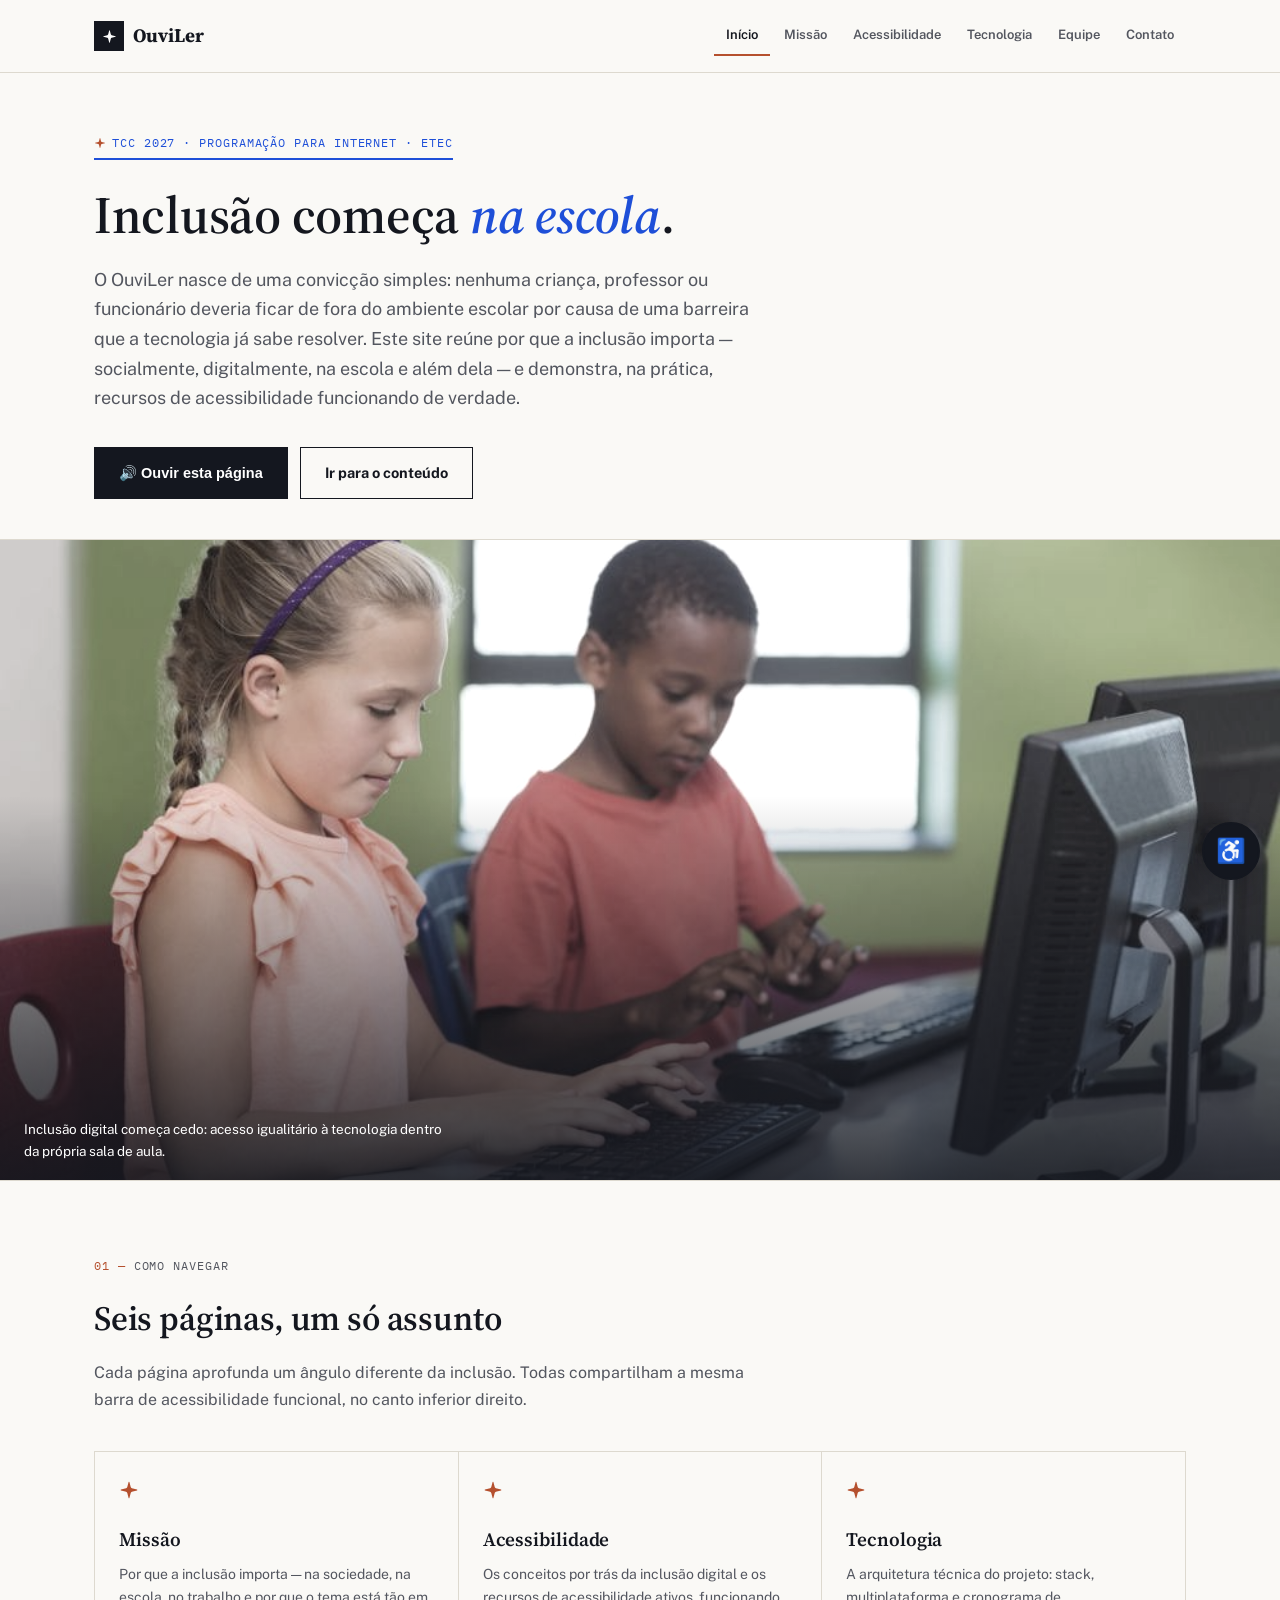
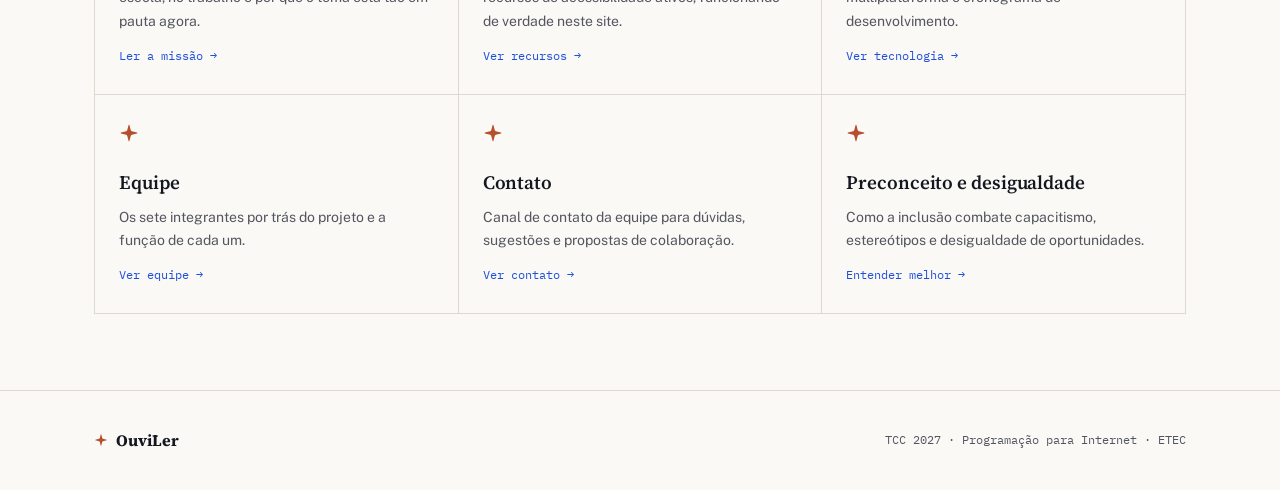
<file: index.html>
<!DOCTYPE html>
<html lang="pt-BR">
<head>
<meta charset="UTF-8">
<meta name="viewport" content="width=device-width, initial-scale=1.0">
<title>Início — OuviLer</title>
<meta name="description" content="Plataforma web de inclusão escolar, com acessibilidade real e funcional.">
<link rel="preconnect" href="https://fonts.googleapis.com">
<link href="https://fonts.googleapis.com/css2?family=Source+Serif+4:opsz,wght@8..60,500;8..60,600;8..60,700&family=Public+Sans:wght@400;500;600;700&family=IBM+Plex+Mono:wght@500&family=Atkinson+Hyperlegible:wght@400;700&display=swap" rel="stylesheet">
<link rel="stylesheet" href="style.css">
</head>
<body>
<svg width="0" height="0" style="position:absolute" aria-hidden="true">
  <defs>
    <symbol id="spark-icon" viewBox="0 0 24 24">
      <path d="M9.937 15.5A2 2 0 0 0 8.5 14.063l-6.135-1.582a.5.5 0 0 1 0-.962L8.5 9.936A2 2 0 0 0 9.937 8.5l1.582-6.135a.5.5 0 0 1 .963 0L14.063 8.5A2 2 0 0 0 15.5 9.937l6.135 1.581a.5.5 0 0 1 0 .964L15.5 14.063a2 2 0 0 0-1.437 1.437l-1.582 6.135a.5.5 0 0 1-.963 0z"/>
    </symbol>
  </defs>
</svg>
<a href="#main" class="skip-link">Pular para o conteúdo</a>
<header class="topbar">
  <div class="wrap bar">
    <a href="index.html" class="brand"><span class="mk"><svg class="spark" viewBox="0 0 24 24"><use href="#spark-icon" xlink:href="#spark-icon"></use></svg></span>OuviLer</a>
    <button class="navtoggle" id="navToggle" aria-label="Abrir menu" aria-expanded="false">
      <svg width="22" height="22" viewBox="0 0 24 24" fill="none"><path d="M3 7h18M3 12h18M3 17h18" stroke="#14171F" stroke-width="1.8" stroke-linecap="round"/></svg>
    </button>
    <nav class="navlinks" id="navLinks">
      <a href="index.html" aria-current="page">Início</a>
      <a href="missao.html">Missão</a>
      <a href="acessibilidade.html">Acessibilidade</a>
      <a href="tecnologia.html">Tecnologia</a>
      <a href="equipe.html">Equipe</a>
      <a href="contato.html">Contato</a>
    </nav>
  </div>
</header>
<div class="cb-banner" id="cbBanner">🎨 <span id="cbBannerText">Modo de cor ativo</span></div>
<div class="epilepsy-banner" id="epilepsyBanner">⚠️ <span id="epilepsyBannerText">Modo epilepsia ativo</span></div>
<main id="main">
  <section class="hero" id="top" data-narrate="Início">
    <div class="wrap">
      <span class="tag-label"><svg class="spark" viewBox="0 0 24 24"><use href="#spark-icon" xlink:href="#spark-icon"></use></svg>TCC 2027 · Programação para Internet · ETEC</span>
      <h1>Inclusão começa <span class="hl">na escola</span>.</h1>
      <p class="lede">O OuviLer nasce de uma convicção simples: nenhuma criança, professor ou funcionário deveria ficar de fora do ambiente escolar por causa de uma barreira que a tecnologia já sabe resolver. Este site reúne por que a inclusão importa — socialmente, digitalmente, na escola e além dela — e demonstra, na prática, recursos de acessibilidade funcionando de verdade.</p>
      <div class="cta-row">
        <button class="btn btn-primary" id="heroListen">🔊 Ouvir esta página</button>
        <a href="missao.html" class="btn btn-ghost">Ir para o conteúdo</a>
      </div>
    </div>
    <div class="hero-imgwrap">
      <div class="frame">
        <img src="img/kids-computer.jpg" alt="Duas crianças sentadas lado a lado usando computadores em uma sala de aula, digitando no teclado com atenção.">
        <div class="tint"></div>
        <div class="cap">Inclusão digital começa cedo: acesso igualitário à tecnologia dentro da própria sala de aula.</div>
      </div>
    </div>
  </section>

  <section id="mapa" data-narrate="Como o site está organizado">
    <div class="wrap">
      <div class="section-head">
        <span class="eyebrow">Como navegar</span>
        <h2>Seis páginas, um só assunto</h2>
        <p>Cada página aprofunda um ângulo diferente da inclusão. Todas compartilham a mesma barra de acessibilidade funcional, no canto inferior direito.</p>
      </div>
      <div class="nav-grid">
        <a class="nav-card" href="missao.html"><svg class="spark" viewBox="0 0 24 24"><use href="#spark-icon" xlink:href="#spark-icon"></use></svg><h3>Missão</h3><p>Por que a inclusão importa — na sociedade, na escola, no trabalho e por que o tema está tão em pauta agora.</p><span class="go">Ler a missão →</span></a>
        <a class="nav-card" href="acessibilidade.html"><svg class="spark" viewBox="0 0 24 24"><use href="#spark-icon" xlink:href="#spark-icon"></use></svg><h3>Acessibilidade</h3><p>Os conceitos por trás da inclusão digital e os recursos de acessibilidade ativos, funcionando de verdade neste site.</p><span class="go">Ver recursos →</span></a>
        <a class="nav-card" href="tecnologia.html"><svg class="spark" viewBox="0 0 24 24"><use href="#spark-icon" xlink:href="#spark-icon"></use></svg><h3>Tecnologia</h3><p>A arquitetura técnica do projeto: stack, multiplataforma e cronograma de desenvolvimento.</p><span class="go">Ver tecnologia →</span></a>
        <a class="nav-card" href="equipe.html"><svg class="spark" viewBox="0 0 24 24"><use href="#spark-icon" xlink:href="#spark-icon"></use></svg><h3>Equipe</h3><p>Os sete integrantes por trás do projeto e a função de cada um.</p><span class="go">Ver equipe →</span></a>
        <a class="nav-card" href="contato.html"><svg class="spark" viewBox="0 0 24 24"><use href="#spark-icon" xlink:href="#spark-icon"></use></svg><h3>Contato</h3><p>Canal de contato da equipe para dúvidas, sugestões e propostas de colaboração.</p><span class="go">Ver contato →</span></a>
        <a class="nav-card" href="missao.html#preconceito"><svg class="spark" viewBox="0 0 24 24"><use href="#spark-icon" xlink:href="#spark-icon"></use></svg><h3>Preconceito e desigualdade</h3><p>Como a inclusão combate capacitismo, estereótipos e desigualdade de oportunidades.</p><span class="go">Entender melhor →</span></a>
      </div>
    </div>
  </section>
</main>
<footer>
  <div class="wrap">
    <span class="fb"><svg class="spark" viewBox="0 0 24 24"><use href="#spark-icon" xlink:href="#spark-icon"></use></svg>OuviLer</span>
    <span class="fm">TCC 2027 · Programação para Internet · ETEC</span>
  </div>
</footer>
<!-- BARRA DE ACESSIBILIDADE -->
<div class="a11y-bar">
  <button class="a11y-fab" id="a11yFab" aria-label="Abrir painel de acessibilidade" aria-expanded="false">♿</button>
  <div class="a11y-panel" id="a11yPanel" role="dialog" aria-label="Painel de acessibilidade">
    <button class="a11y-close" id="a11yClose" aria-label="Fechar painel">✕</button>
    <h2>Acessibilidade</h2>
    <p class="sub">Ajustes reais, aplicados agora nesta página.</p>

    <button class="a11y-listen" id="a11yListen">🔊 Ouvir esta página (IA de leitura)</button>

    <div class="a11y-group">
      <span class="lbl">Tamanho do texto</span>
      <div class="a11y-row">
        <button id="fontDec" aria-label="Diminuir fonte">A−</button>
        <button id="fontReset" aria-label="Fonte padrão">A</button>
        <button id="fontInc" aria-label="Aumentar fonte">A+</button>
      </div>
    </div>

    <div class="a11y-group">
      <span class="lbl">Contraste</span>
      <div class="a11y-row">
        <button data-toggle="high-contrast">Alto contraste</button>
      </div>
    </div>

    <div class="a11y-group">
      <span class="lbl">Epilepsia / fotossensibilidade</span>
      <div class="a11y-row">
        <button id="epilepsyToggle" class="epilepsy-btn">Modo seguro (muda tudo)</button>
      </div>
    </div>

    <div class="a11y-group">
      <span class="lbl">Paletas para os 7 tipos de daltonismo</span>
      <div class="a11y-row" id="cbRow">
        <button data-cb="none" class="active">Padrão</button>
        <button data-cb="cb-protanopia">Protanopia</button>
        <button data-cb="cb-protanomalia">Protanomalia</button>
        <button data-cb="cb-deuteranopia">Deuteranopia</button>
        <button data-cb="cb-deuteranomalia">Deuteranomalia</button>
        <button data-cb="cb-tritanopia">Tritanopia</button>
        <button data-cb="cb-tritanomalia">Tritanomalia</button>
        <button data-cb="cb-acromatopsia">Acromatopsia</button>
      </div>
    </div>

    <div class="a11y-group">
      <span class="lbl">Navegação e foco</span>
      <div class="a11y-row">
        <button data-toggle="link-highlight">Destacar links</button>
        <button data-toggle="big-click">Cliques maiores</button>
      </div>
    </div>

    <div class="a11y-group">
      <span class="lbl">Leitura</span>
      <div class="a11y-row">
        <button data-toggle="dyslexia-mode">Fonte p/ dislexia</button>
        <button data-toggle="reduce-motion">Reduzir movimento</button>
      </div>
    </div>

    <button class="a11y-reset" id="a11yReset">Restaurar tudo</button>
  </div>
</div>

<!-- BARRA DO NARRADOR -->
<div class="narrator-bar" id="narratorBar">
  <button id="nbPlayPause" aria-label="Pausar leitura">⏸</button>
  <div class="nb-info">
    <div class="nb-label">Ouvindo esta página</div>
    <div class="nb-text" id="nbText">Início</div>
  </div>
  <button id="nbStop" aria-label="Parar leitura">✕</button>
</div>
<script src="script.js"></script>
</body>
</html>
</file>
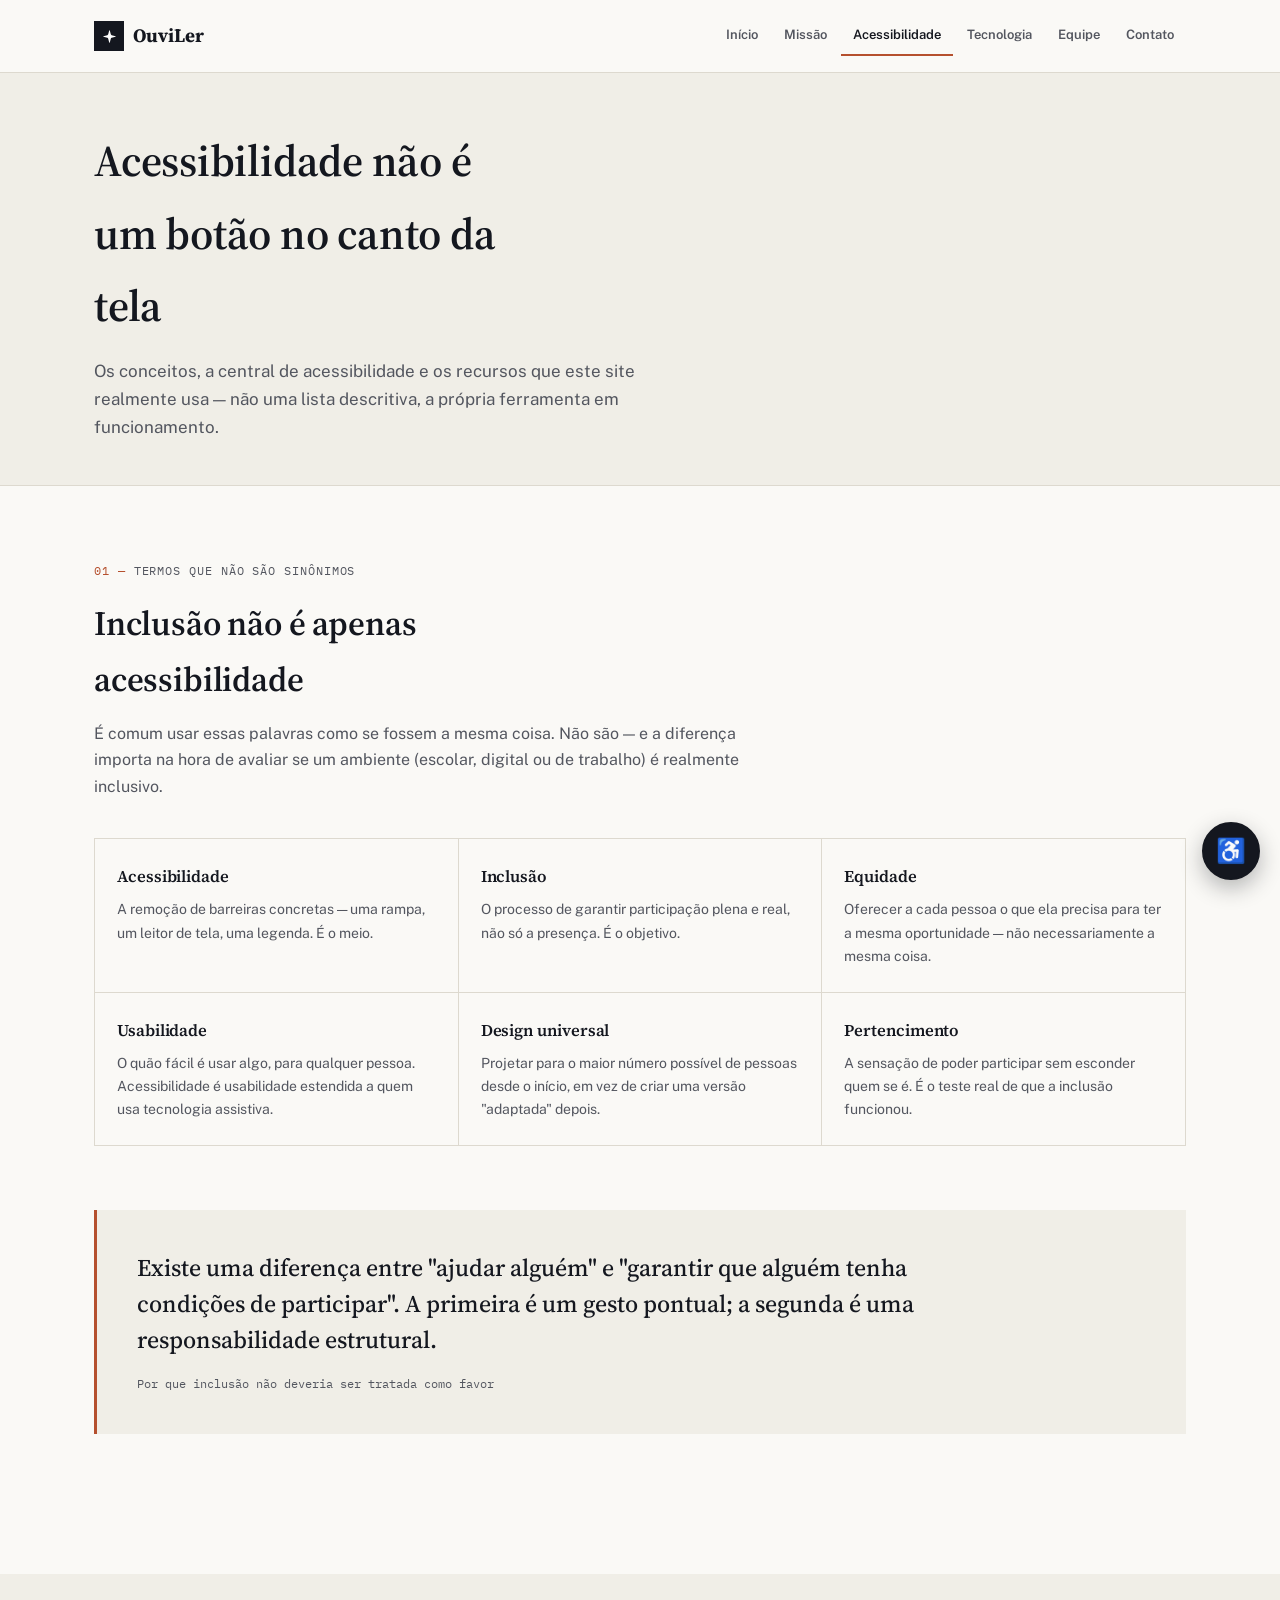
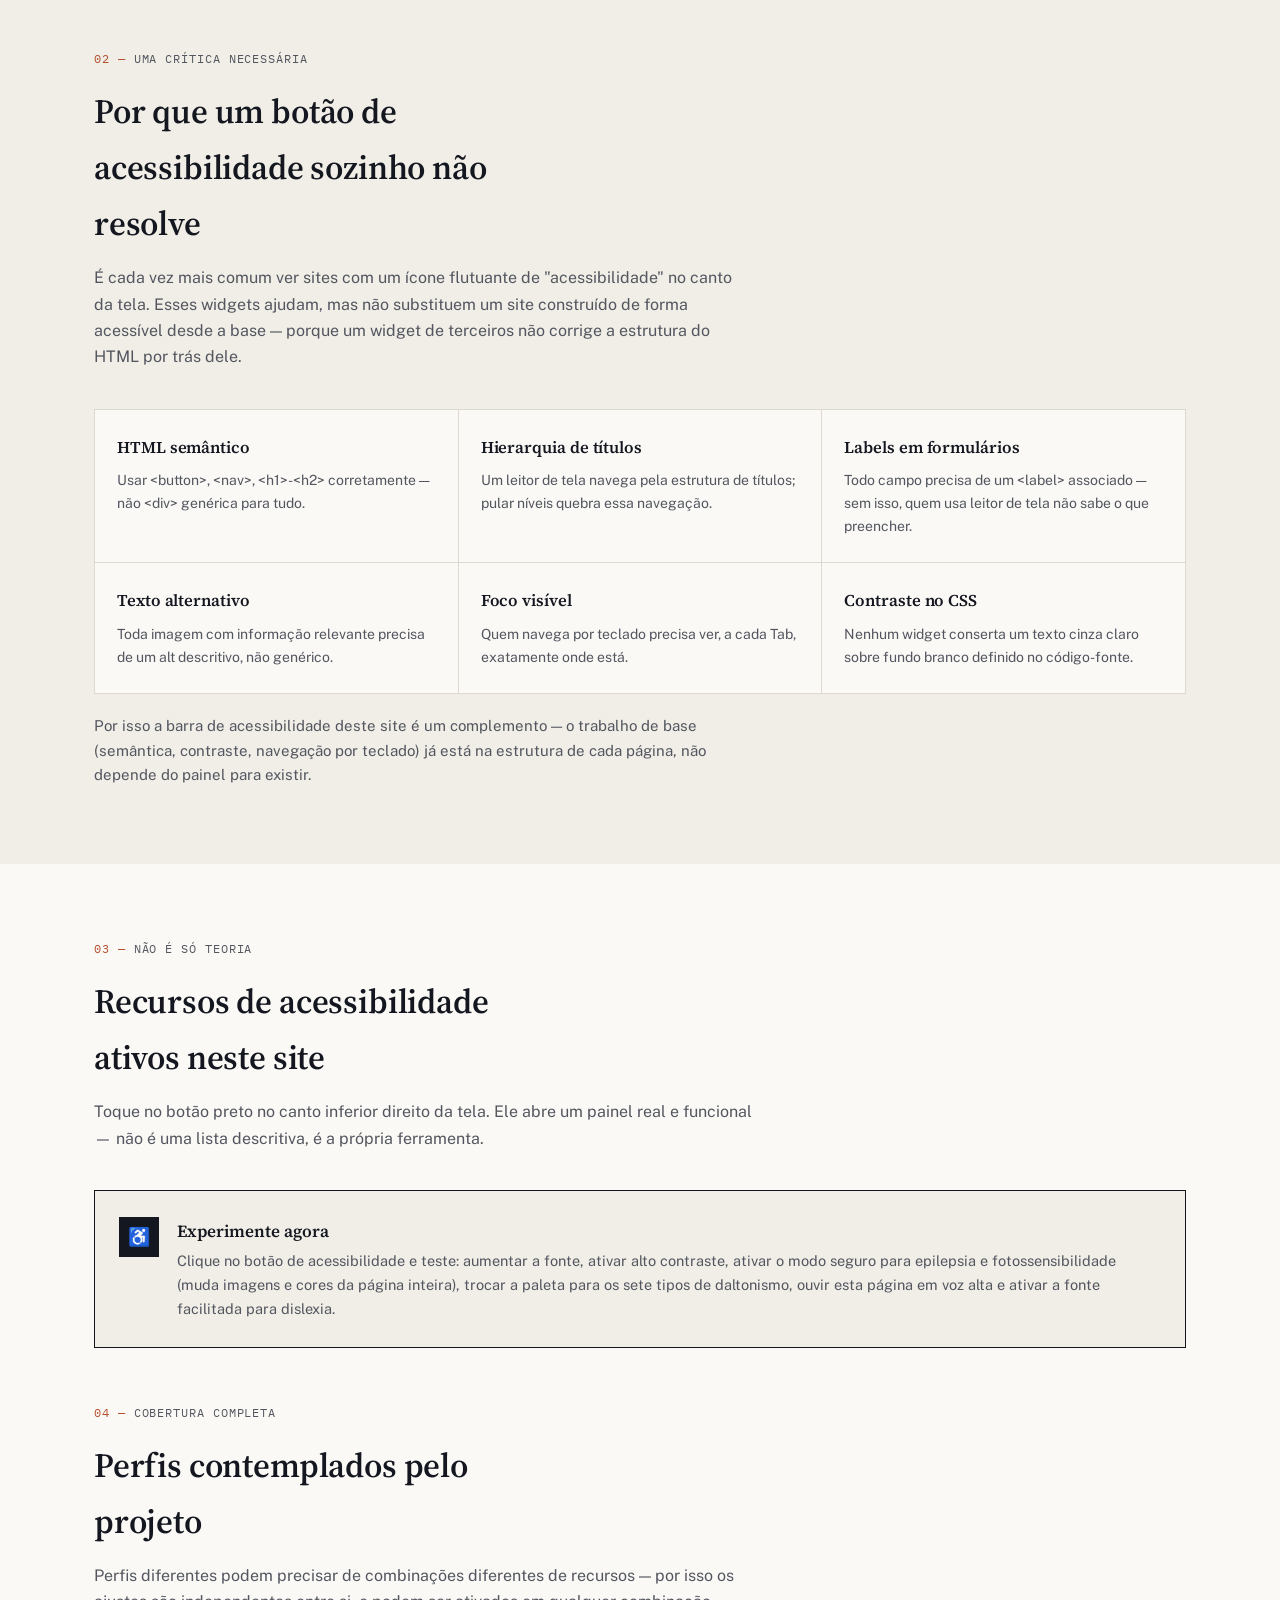
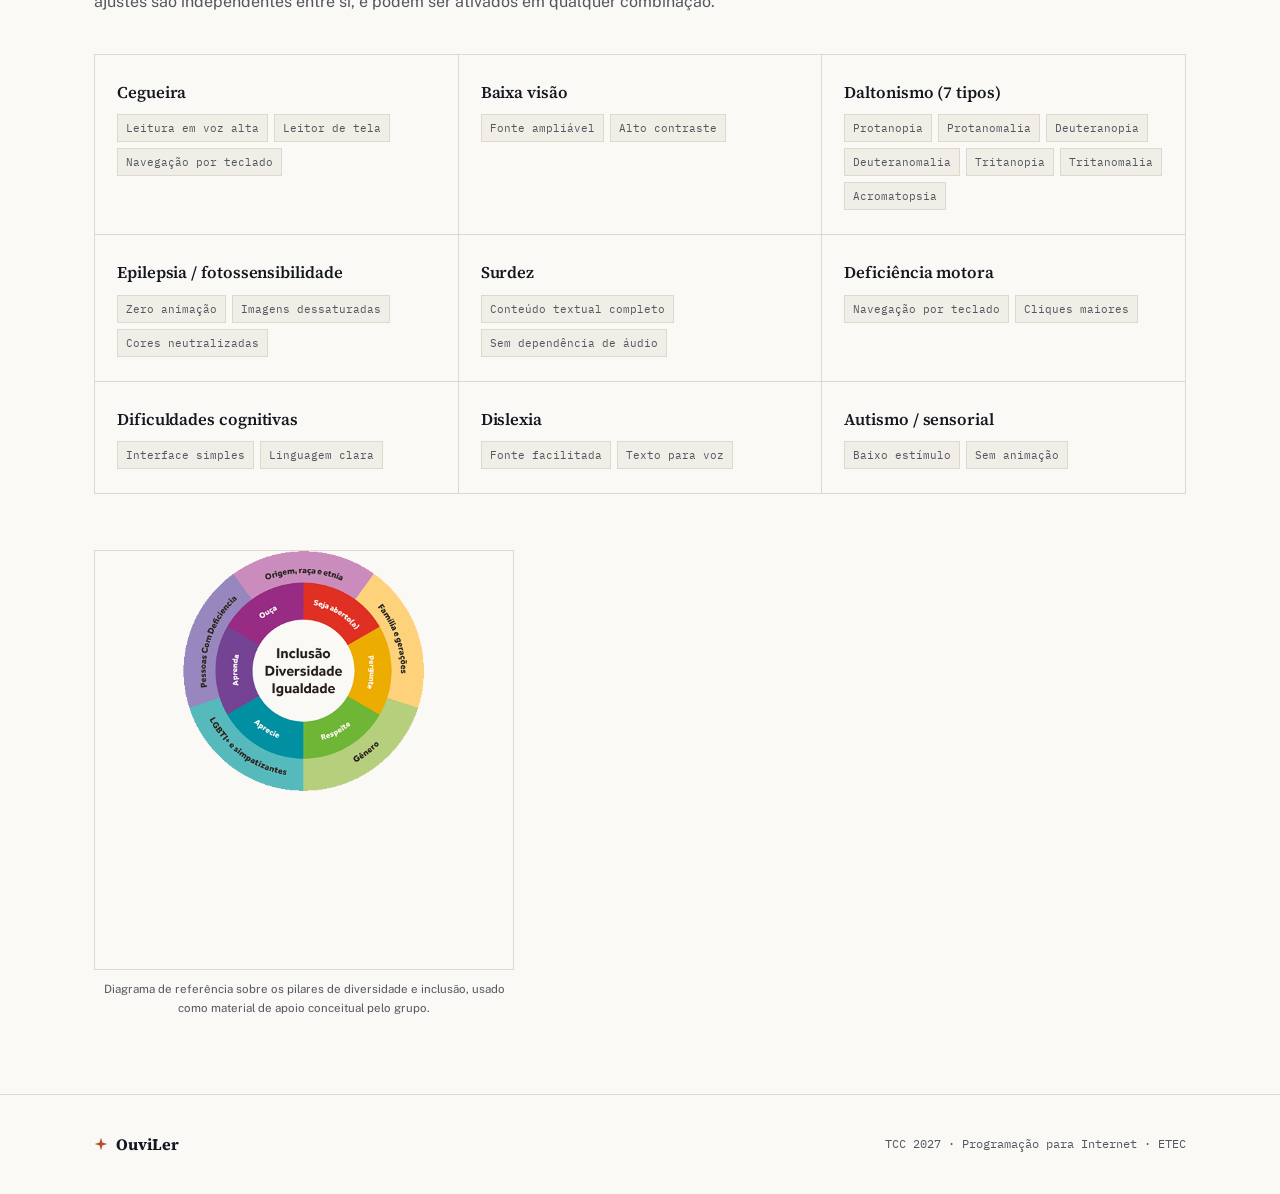
<file: acessibilidade.html>
<!DOCTYPE html>
<html lang="pt-BR">
<head>
<meta charset="UTF-8">
<meta name="viewport" content="width=device-width, initial-scale=1.0">
<title>Acessibilidade — OuviLer</title>
<meta name="description" content="Conceitos de acessibilidade e recursos reais ativos no site.">
<link rel="preconnect" href="https://fonts.googleapis.com">
<link href="https://fonts.googleapis.com/css2?family=Source+Serif+4:opsz,wght@8..60,500;8..60,600;8..60,700&family=Public+Sans:wght@400;500;600;700&family=IBM+Plex+Mono:wght@500&family=Atkinson+Hyperlegible:wght@400;700&display=swap" rel="stylesheet">
<link rel="stylesheet" href="style.css">
</head>
<body>
<svg width="0" height="0" style="position:absolute" aria-hidden="true">
  <defs>
    <symbol id="spark-icon" viewBox="0 0 24 24">
      <path d="M9.937 15.5A2 2 0 0 0 8.5 14.063l-6.135-1.582a.5.5 0 0 1 0-.962L8.5 9.936A2 2 0 0 0 9.937 8.5l1.582-6.135a.5.5 0 0 1 .963 0L14.063 8.5A2 2 0 0 0 15.5 9.937l6.135 1.581a.5.5 0 0 1 0 .964L15.5 14.063a2 2 0 0 0-1.437 1.437l-1.582 6.135a.5.5 0 0 1-.963 0z"/>
    </symbol>
  </defs>
</svg>
<a href="#main" class="skip-link">Pular para o conteúdo</a>
<header class="topbar">
  <div class="wrap bar">
    <a href="index.html" class="brand"><span class="mk"><svg class="spark" viewBox="0 0 24 24"><use href="#spark-icon" xlink:href="#spark-icon"></use></svg></span>OuviLer</a>
    <button class="navtoggle" id="navToggle" aria-label="Abrir menu" aria-expanded="false">
      <svg width="22" height="22" viewBox="0 0 24 24" fill="none"><path d="M3 7h18M3 12h18M3 17h18" stroke="#14171F" stroke-width="1.8" stroke-linecap="round"/></svg>
    </button>
    <nav class="navlinks" id="navLinks">
      <a href="index.html">Início</a>
      <a href="missao.html">Missão</a>
      <a href="acessibilidade.html" aria-current="page">Acessibilidade</a>
      <a href="tecnologia.html">Tecnologia</a>
      <a href="equipe.html">Equipe</a>
      <a href="contato.html">Contato</a>
    </nav>
  </div>
</header>
<div class="cb-banner" id="cbBanner">🎨 <span id="cbBannerText">Modo de cor ativo</span></div>
<div class="epilepsy-banner" id="epilepsyBanner">⚠️ <span id="epilepsyBannerText">Modo epilepsia ativo</span></div>
<main id="main">
  <div class="page-head">
    <div class="wrap">
      <h1>Acessibilidade não é um botão no canto da tela</h1>
      <p>Os conceitos, a central de acessibilidade e os recursos que este site realmente usa — não uma lista descritiva, a própria ferramenta em funcionamento.</p>
    </div>
  </div>

  <section id="conceitos" data-narrate="Inclusão não é apenas acessibilidade">
    <div class="wrap">
      <div class="section-head">
        <span class="eyebrow">Termos que não são sinônimos</span>
        <h2>Inclusão não é apenas acessibilidade</h2>
        <p>É comum usar essas palavras como se fossem a mesma coisa. Não são — e a diferença importa na hora de avaliar se um ambiente (escolar, digital ou de trabalho) é realmente inclusivo.</p>
      </div>
      <div class="cat-grid">
        <div class="cat-card"><h3>Acessibilidade</h3><p style="font-size:14px; color:var(--ink-soft);">A remoção de barreiras concretas — uma rampa, um leitor de tela, uma legenda. É o meio.</p></div>
        <div class="cat-card"><h3>Inclusão</h3><p style="font-size:14px; color:var(--ink-soft);">O processo de garantir participação plena e real, não só a presença. É o objetivo.</p></div>
        <div class="cat-card"><h3>Equidade</h3><p style="font-size:14px; color:var(--ink-soft);">Oferecer a cada pessoa o que ela precisa para ter a mesma oportunidade — não necessariamente a mesma coisa.</p></div>
        <div class="cat-card"><h3>Usabilidade</h3><p style="font-size:14px; color:var(--ink-soft);">O quão fácil é usar algo, para qualquer pessoa. Acessibilidade é usabilidade estendida a quem usa tecnologia assistiva.</p></div>
        <div class="cat-card"><h3>Design universal</h3><p style="font-size:14px; color:var(--ink-soft);">Projetar para o maior número possível de pessoas desde o início, em vez de criar uma versão "adaptada" depois.</p></div>
        <div class="cat-card"><h3>Pertencimento</h3><p style="font-size:14px; color:var(--ink-soft);">A sensação de poder participar sem esconder quem se é. É o teste real de que a inclusão funcionou.</p></div>
      </div>
      <div class="quote-block">
        <p>Existe uma diferença entre "ajudar alguém" e "garantir que alguém tenha condições de participar". A primeira é um gesto pontual; a segunda é uma responsabilidade estrutural.</p>
        <span>Por que inclusão não deveria ser tratada como favor</span>
      </div>
    </div>
  </section>

  <section id="nao-e-so-botao" style="background:var(--surface);" data-narrate="Por que um widget de acessibilidade não é suficiente">
    <div class="wrap">
      <div class="section-head">
        <span class="eyebrow">Uma crítica necessária</span>
        <h2>Por que um botão de acessibilidade sozinho não resolve</h2>
        <p>É cada vez mais comum ver sites com um ícone flutuante de "acessibilidade" no canto da tela. Esses widgets ajudam, mas não substituem um site construído de forma acessível desde a base — porque um widget de terceiros não corrige a estrutura do HTML por trás dele.</p>
      </div>
      <div class="cat-grid">
        <div class="cat-card"><h3>HTML semântico</h3><p style="font-size:14px; color:var(--ink-soft);">Usar &lt;button&gt;, &lt;nav&gt;, &lt;h1&gt;-&lt;h2&gt; corretamente — não &lt;div&gt; genérica para tudo.</p></div>
        <div class="cat-card"><h3>Hierarquia de títulos</h3><p style="font-size:14px; color:var(--ink-soft);">Um leitor de tela navega pela estrutura de títulos; pular níveis quebra essa navegação.</p></div>
        <div class="cat-card"><h3>Labels em formulários</h3><p style="font-size:14px; color:var(--ink-soft);">Todo campo precisa de um &lt;label&gt; associado — sem isso, quem usa leitor de tela não sabe o que preencher.</p></div>
        <div class="cat-card"><h3>Texto alternativo</h3><p style="font-size:14px; color:var(--ink-soft);">Toda imagem com informação relevante precisa de um alt descritivo, não genérico.</p></div>
        <div class="cat-card"><h3>Foco visível</h3><p style="font-size:14px; color:var(--ink-soft);">Quem navega por teclado precisa ver, a cada Tab, exatamente onde está.</p></div>
        <div class="cat-card"><h3>Contraste no CSS</h3><p style="font-size:14px; color:var(--ink-soft);">Nenhum widget conserta um texto cinza claro sobre fundo branco definido no código-fonte.</p></div>
      </div>
      <p style="color:var(--ink-soft); font-size:15px; margin-top:20px; max-width:70ch;">Por isso a barra de acessibilidade deste site é um complemento — o trabalho de base (semântica, contraste, navegação por teclado) já está na estrutura de cada página, não depende do painel para existir.</p>
    </div>
  </section>

  <section id="recursos" data-narrate="Recursos de acessibilidade ativos neste site">
    <div class="wrap">
      <div class="section-head">
        <span class="eyebrow">Não é só teoria</span>
        <h2>Recursos de acessibilidade ativos neste site</h2>
        <p>Toque no botão preto no canto inferior direito da tela. Ele abre um painel real e funcional — não é uma lista descritiva, é a própria ferramenta.</p>
      </div>
      <div class="demo-box">
        <div class="di">♿</div>
        <p><strong>Experimente agora</strong>Clique no botão de acessibilidade e teste: aumentar a fonte, ativar alto contraste, ativar o modo seguro para epilepsia e fotossensibilidade (muda imagens e cores da página inteira), trocar a paleta para os sete tipos de daltonismo, ouvir esta página em voz alta e ativar a fonte facilitada para dislexia.</p>
      </div>

      <div class="section-head" style="margin-top:56px;">
        <span class="eyebrow">Cobertura completa</span>
        <h2>Perfis contemplados pelo projeto</h2>
        <p>Perfis diferentes podem precisar de combinações diferentes de recursos — por isso os ajustes são independentes entre si, e podem ser ativados em qualquer combinação.</p>
      </div>
      <div class="cat-grid">
        <div class="cat-card"><h3>Cegueira</h3><div class="tags"><span class="tag">Leitura em voz alta</span><span class="tag">Leitor de tela</span><span class="tag">Navegação por teclado</span></div></div>
        <div class="cat-card"><h3>Baixa visão</h3><div class="tags"><span class="tag">Fonte ampliável</span><span class="tag">Alto contraste</span></div></div>
        <div class="cat-card"><h3>Daltonismo (7 tipos)</h3><div class="tags"><span class="tag">Protanopia</span><span class="tag">Protanomalia</span><span class="tag">Deuteranopia</span><span class="tag">Deuteranomalia</span><span class="tag">Tritanopia</span><span class="tag">Tritanomalia</span><span class="tag">Acromatopsia</span></div></div>
        <div class="cat-card"><h3>Epilepsia / fotossensibilidade</h3><div class="tags"><span class="tag">Zero animação</span><span class="tag">Imagens dessaturadas</span><span class="tag">Cores neutralizadas</span></div></div>
        <div class="cat-card"><h3>Surdez</h3><div class="tags"><span class="tag">Conteúdo textual completo</span><span class="tag">Sem dependência de áudio</span></div></div>
        <div class="cat-card"><h3>Deficiência motora</h3><div class="tags"><span class="tag">Navegação por teclado</span><span class="tag">Cliques maiores</span></div></div>
        <div class="cat-card"><h3>Dificuldades cognitivas</h3><div class="tags"><span class="tag">Interface simples</span><span class="tag">Linguagem clara</span></div></div>
        <div class="cat-card"><h3>Dislexia</h3><div class="tags"><span class="tag">Fonte facilitada</span><span class="tag">Texto para voz</span></div></div>
        <div class="cat-card"><h3>Autismo / sensorial</h3><div class="tags"><span class="tag">Baixo estímulo</span><span class="tag">Sem animação</span></div></div>
      </div>

      <figure style="margin-top:56px; max-width:420px;">
        <div class="frame" style="aspect-ratio:1/1; border:1px solid var(--line);"><img src="img/diversidade-wheel.png" alt="Diagrama circular com o texto central 'Inclusão, Diversidade, Igualdade', dividido em setores: origem raça e etnia, família e gerações, gênero, LGBTI+ e simpatizantes, pessoas com deficiência, e as ações seja aberto, pergunte, respeite, aprecie, aprenda e ouça." style="filter:none;"></div>
        <figcaption class="credit-note">Diagrama de referência sobre os pilares de diversidade e inclusão, usado como material de apoio conceitual pelo grupo.</figcaption>
      </figure>
    </div>
  </section>
</main>
<footer>
  <div class="wrap">
    <span class="fb"><svg class="spark" viewBox="0 0 24 24"><use href="#spark-icon" xlink:href="#spark-icon"></use></svg>OuviLer</span>
    <span class="fm">TCC 2027 · Programação para Internet · ETEC</span>
  </div>
</footer>
<!-- BARRA DE ACESSIBILIDADE -->
<div class="a11y-bar">
  <button class="a11y-fab" id="a11yFab" aria-label="Abrir painel de acessibilidade" aria-expanded="false">♿</button>
  <div class="a11y-panel" id="a11yPanel" role="dialog" aria-label="Painel de acessibilidade">
    <button class="a11y-close" id="a11yClose" aria-label="Fechar painel">✕</button>
    <h2>Acessibilidade</h2>
    <p class="sub">Ajustes reais, aplicados agora nesta página.</p>

    <button class="a11y-listen" id="a11yListen">🔊 Ouvir esta página (IA de leitura)</button>

    <div class="a11y-group">
      <span class="lbl">Tamanho do texto</span>
      <div class="a11y-row">
        <button id="fontDec" aria-label="Diminuir fonte">A−</button>
        <button id="fontReset" aria-label="Fonte padrão">A</button>
        <button id="fontInc" aria-label="Aumentar fonte">A+</button>
      </div>
    </div>

    <div class="a11y-group">
      <span class="lbl">Contraste</span>
      <div class="a11y-row">
        <button data-toggle="high-contrast">Alto contraste</button>
      </div>
    </div>

    <div class="a11y-group">
      <span class="lbl">Epilepsia / fotossensibilidade</span>
      <div class="a11y-row">
        <button id="epilepsyToggle" class="epilepsy-btn">Modo seguro (muda tudo)</button>
      </div>
    </div>

    <div class="a11y-group">
      <span class="lbl">Paletas para os 7 tipos de daltonismo</span>
      <div class="a11y-row" id="cbRow">
        <button data-cb="none" class="active">Padrão</button>
        <button data-cb="cb-protanopia">Protanopia</button>
        <button data-cb="cb-protanomalia">Protanomalia</button>
        <button data-cb="cb-deuteranopia">Deuteranopia</button>
        <button data-cb="cb-deuteranomalia">Deuteranomalia</button>
        <button data-cb="cb-tritanopia">Tritanopia</button>
        <button data-cb="cb-tritanomalia">Tritanomalia</button>
        <button data-cb="cb-acromatopsia">Acromatopsia</button>
      </div>
    </div>

    <div class="a11y-group">
      <span class="lbl">Navegação e foco</span>
      <div class="a11y-row">
        <button data-toggle="link-highlight">Destacar links</button>
        <button data-toggle="big-click">Cliques maiores</button>
      </div>
    </div>

    <div class="a11y-group">
      <span class="lbl">Leitura</span>
      <div class="a11y-row">
        <button data-toggle="dyslexia-mode">Fonte p/ dislexia</button>
        <button data-toggle="reduce-motion">Reduzir movimento</button>
      </div>
    </div>

    <button class="a11y-reset" id="a11yReset">Restaurar tudo</button>
  </div>
</div>

<!-- BARRA DO NARRADOR -->
<div class="narrator-bar" id="narratorBar">
  <button id="nbPlayPause" aria-label="Pausar leitura">⏸</button>
  <div class="nb-info">
    <div class="nb-label">Ouvindo esta página</div>
    <div class="nb-text" id="nbText">Início</div>
  </div>
  <button id="nbStop" aria-label="Parar leitura">✕</button>
</div>
<script src="script.js"></script>
</body>
</html>
</file>
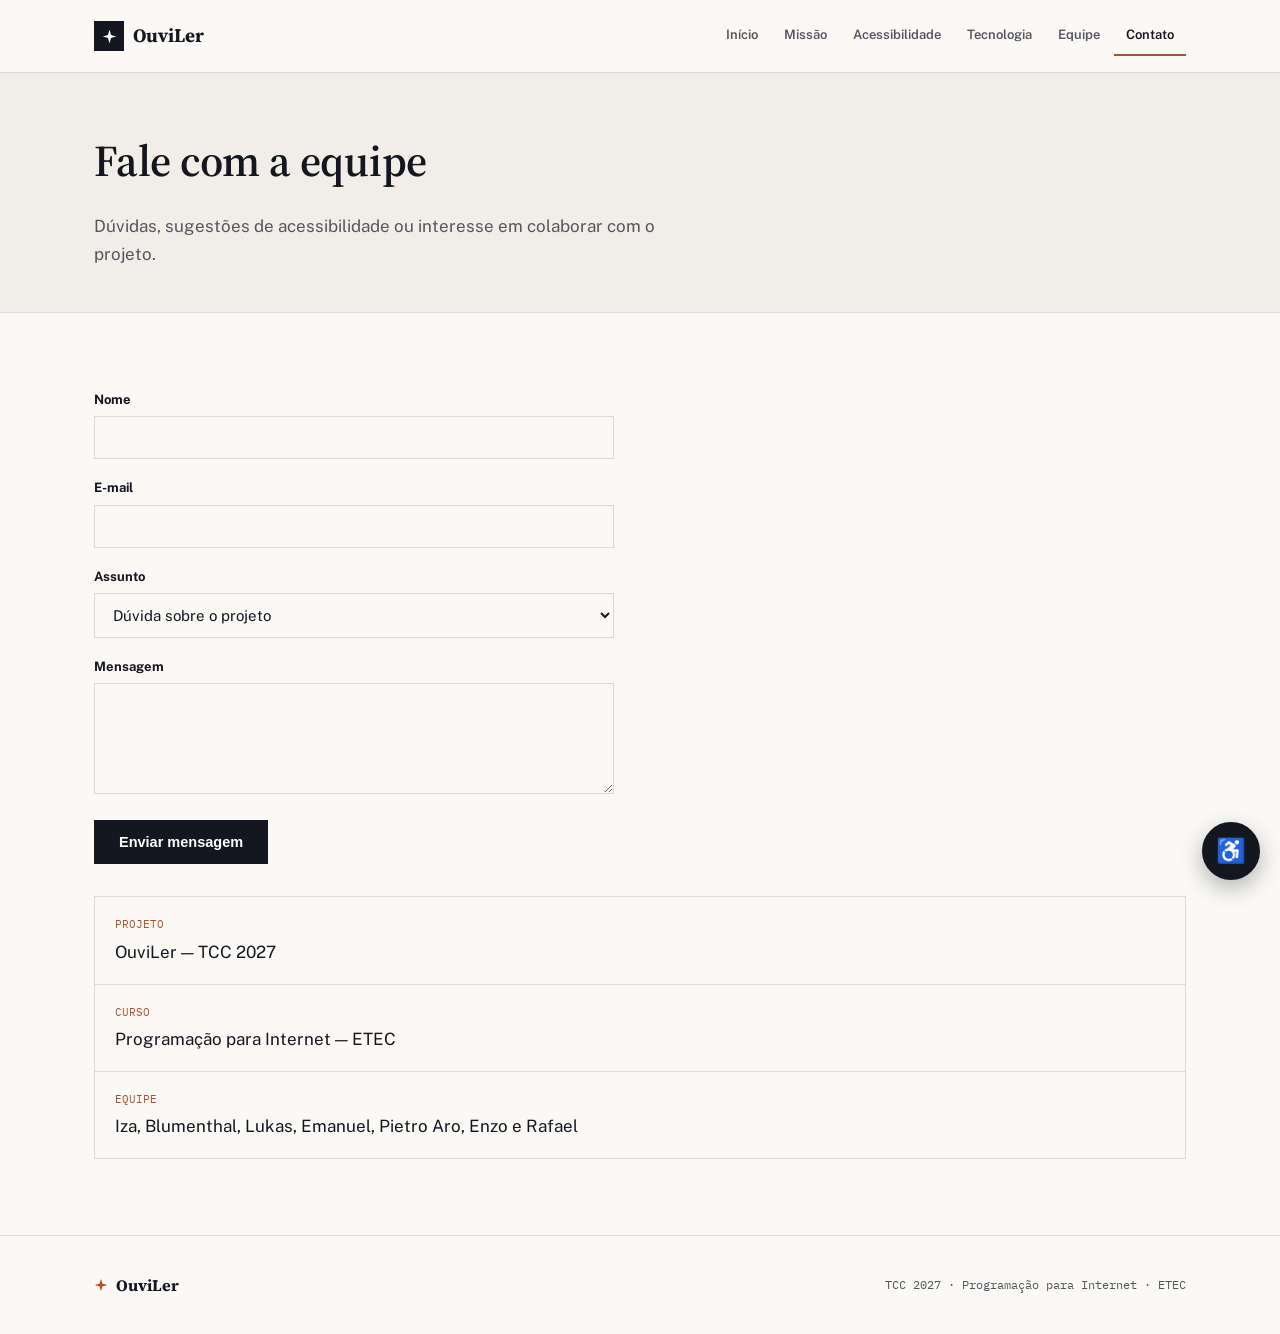
<file: contato.html>
<!DOCTYPE html>
<html lang="pt-BR">
<head>
<meta charset="UTF-8">
<meta name="viewport" content="width=device-width, initial-scale=1.0">
<title>Contato — OuviLer</title>
<meta name="description" content="Canal de contato da equipe do projeto OuviLer.">
<link rel="preconnect" href="https://fonts.googleapis.com">
<link href="https://fonts.googleapis.com/css2?family=Source+Serif+4:opsz,wght@8..60,500;8..60,600;8..60,700&family=Public+Sans:wght@400;500;600;700&family=IBM+Plex+Mono:wght@500&family=Atkinson+Hyperlegible:wght@400;700&display=swap" rel="stylesheet">
<link rel="stylesheet" href="style.css">
</head>
<body>
<svg width="0" height="0" style="position:absolute" aria-hidden="true">
  <defs>
    <symbol id="spark-icon" viewBox="0 0 24 24">
      <path d="M9.937 15.5A2 2 0 0 0 8.5 14.063l-6.135-1.582a.5.5 0 0 1 0-.962L8.5 9.936A2 2 0 0 0 9.937 8.5l1.582-6.135a.5.5 0 0 1 .963 0L14.063 8.5A2 2 0 0 0 15.5 9.937l6.135 1.581a.5.5 0 0 1 0 .964L15.5 14.063a2 2 0 0 0-1.437 1.437l-1.582 6.135a.5.5 0 0 1-.963 0z"/>
    </symbol>
  </defs>
</svg>
<a href="#main" class="skip-link">Pular para o conteúdo</a>
<header class="topbar">
  <div class="wrap bar">
    <a href="index.html" class="brand"><span class="mk"><svg class="spark" viewBox="0 0 24 24"><use href="#spark-icon" xlink:href="#spark-icon"></use></svg></span>OuviLer</a>
    <button class="navtoggle" id="navToggle" aria-label="Abrir menu" aria-expanded="false">
      <svg width="22" height="22" viewBox="0 0 24 24" fill="none"><path d="M3 7h18M3 12h18M3 17h18" stroke="#14171F" stroke-width="1.8" stroke-linecap="round"/></svg>
    </button>
    <nav class="navlinks" id="navLinks">
      <a href="index.html">Início</a>
      <a href="missao.html">Missão</a>
      <a href="acessibilidade.html">Acessibilidade</a>
      <a href="tecnologia.html">Tecnologia</a>
      <a href="equipe.html">Equipe</a>
      <a href="contato.html" aria-current="page">Contato</a>
    </nav>
  </div>
</header>
<div class="cb-banner" id="cbBanner">🎨 <span id="cbBannerText">Modo de cor ativo</span></div>
<div class="epilepsy-banner" id="epilepsyBanner">⚠️ <span id="epilepsyBannerText">Modo epilepsia ativo</span></div>
<main id="main">
  <div class="page-head">
    <div class="wrap">
      <h1>Fale com a equipe</h1>
      <p>Dúvidas, sugestões de acessibilidade ou interesse em colaborar com o projeto.</p>
    </div>
  </div>
  <section data-narrate="Formulário de contato">
    <div class="wrap">
      <form class="form-grid" onsubmit="event.preventDefault(); alert('Formulário de demonstração do TCC — não envia dados de verdade.');">
        <div>
          <label for="nome">Nome</label>
          <input type="text" id="nome" name="nome" autocomplete="name" required>
        </div>
        <div>
          <label for="email">E-mail</label>
          <input type="email" id="email" name="email" autocomplete="email" required>
        </div>
        <div>
          <label for="assunto">Assunto</label>
          <select id="assunto" name="assunto">
            <option>Dúvida sobre o projeto</option>
            <option>Sugestão de acessibilidade</option>
            <option>Interesse em colaborar</option>
            <option>Outro</option>
          </select>
        </div>
        <div>
          <label for="mensagem">Mensagem</label>
          <textarea id="mensagem" name="mensagem" rows="5" required></textarea>
        </div>
        <button type="submit" class="btn btn-primary" style="justify-self:start;">Enviar mensagem</button>
      </form>
      <div class="contact-info">
        <div><span class="k">Projeto</span>OuviLer — TCC 2027</div>
        <div><span class="k">Curso</span>Programação para Internet — ETEC</div>
        <div><span class="k">Equipe</span>Iza, Blumenthal, Lukas, Emanuel, Pietro Aro, Enzo e Rafael</div>
      </div>
    </div>
  </section>
</main>
<footer>
  <div class="wrap">
    <span class="fb"><svg class="spark" viewBox="0 0 24 24"><use href="#spark-icon" xlink:href="#spark-icon"></use></svg>OuviLer</span>
    <span class="fm">TCC 2027 · Programação para Internet · ETEC</span>
  </div>
</footer>
<!-- BARRA DE ACESSIBILIDADE -->
<div class="a11y-bar">
  <button class="a11y-fab" id="a11yFab" aria-label="Abrir painel de acessibilidade" aria-expanded="false">♿</button>
  <div class="a11y-panel" id="a11yPanel" role="dialog" aria-label="Painel de acessibilidade">
    <button class="a11y-close" id="a11yClose" aria-label="Fechar painel">✕</button>
    <h2>Acessibilidade</h2>
    <p class="sub">Ajustes reais, aplicados agora nesta página.</p>

    <button class="a11y-listen" id="a11yListen">🔊 Ouvir esta página (IA de leitura)</button>

    <div class="a11y-group">
      <span class="lbl">Tamanho do texto</span>
      <div class="a11y-row">
        <button id="fontDec" aria-label="Diminuir fonte">A−</button>
        <button id="fontReset" aria-label="Fonte padrão">A</button>
        <button id="fontInc" aria-label="Aumentar fonte">A+</button>
      </div>
    </div>

    <div class="a11y-group">
      <span class="lbl">Contraste</span>
      <div class="a11y-row">
        <button data-toggle="high-contrast">Alto contraste</button>
      </div>
    </div>

    <div class="a11y-group">
      <span class="lbl">Epilepsia / fotossensibilidade</span>
      <div class="a11y-row">
        <button id="epilepsyToggle" class="epilepsy-btn">Modo seguro (muda tudo)</button>
      </div>
    </div>

    <div class="a11y-group">
      <span class="lbl">Paletas para os 7 tipos de daltonismo</span>
      <div class="a11y-row" id="cbRow">
        <button data-cb="none" class="active">Padrão</button>
        <button data-cb="cb-protanopia">Protanopia</button>
        <button data-cb="cb-protanomalia">Protanomalia</button>
        <button data-cb="cb-deuteranopia">Deuteranopia</button>
        <button data-cb="cb-deuteranomalia">Deuteranomalia</button>
        <button data-cb="cb-tritanopia">Tritanopia</button>
        <button data-cb="cb-tritanomalia">Tritanomalia</button>
        <button data-cb="cb-acromatopsia">Acromatopsia</button>
      </div>
    </div>

    <div class="a11y-group">
      <span class="lbl">Navegação e foco</span>
      <div class="a11y-row">
        <button data-toggle="link-highlight">Destacar links</button>
        <button data-toggle="big-click">Cliques maiores</button>
      </div>
    </div>

    <div class="a11y-group">
      <span class="lbl">Leitura</span>
      <div class="a11y-row">
        <button data-toggle="dyslexia-mode">Fonte p/ dislexia</button>
        <button data-toggle="reduce-motion">Reduzir movimento</button>
      </div>
    </div>

    <button class="a11y-reset" id="a11yReset">Restaurar tudo</button>
  </div>
</div>

<!-- BARRA DO NARRADOR -->
<div class="narrator-bar" id="narratorBar">
  <button id="nbPlayPause" aria-label="Pausar leitura">⏸</button>
  <div class="nb-info">
    <div class="nb-label">Ouvindo esta página</div>
    <div class="nb-text" id="nbText">Início</div>
  </div>
  <button id="nbStop" aria-label="Parar leitura">✕</button>
</div>
<script src="script.js"></script>
</body>
</html>
</file>
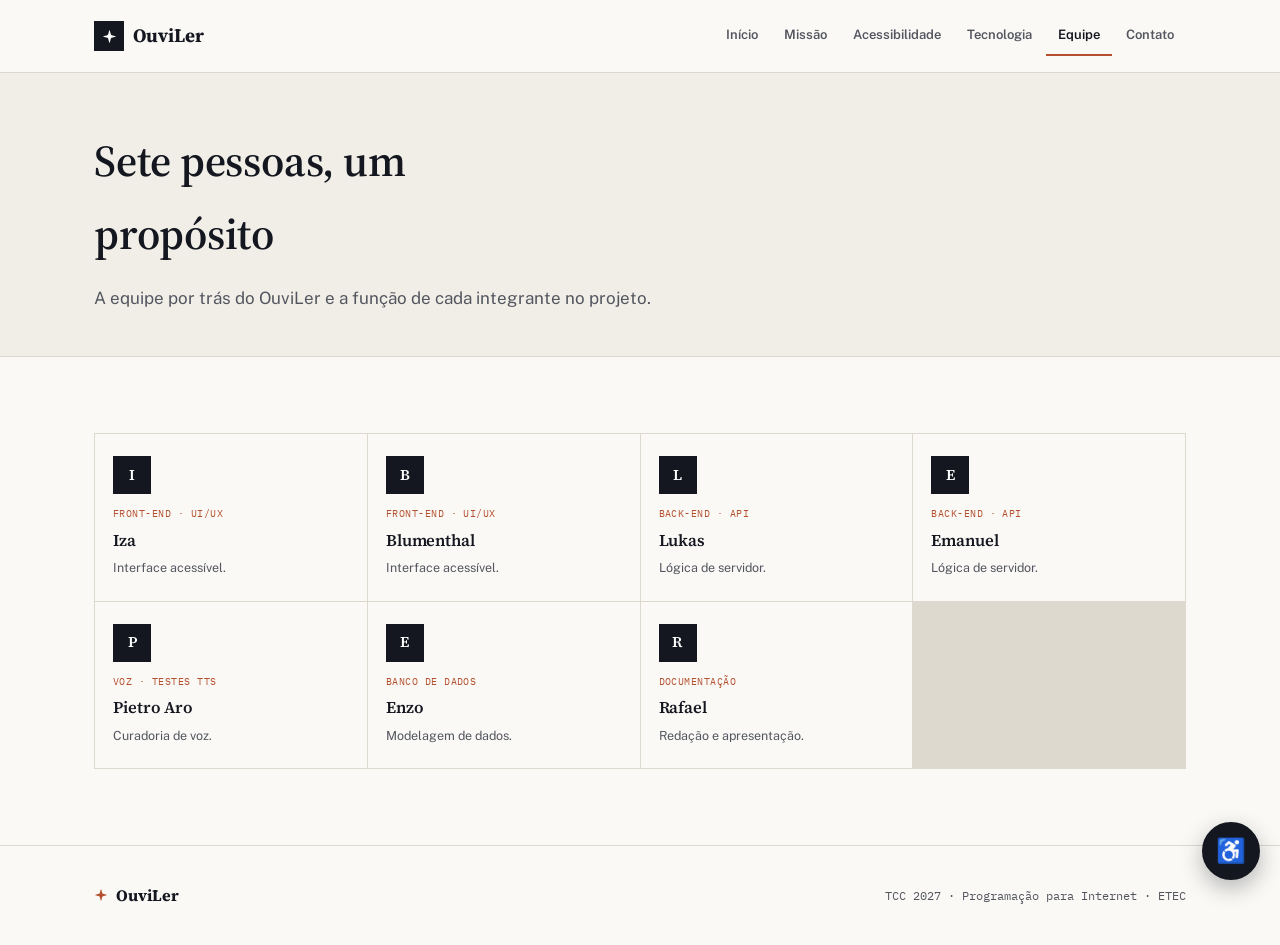
<file: equipe.html>
<!DOCTYPE html>
<html lang="pt-BR">
<head>
<meta charset="UTF-8">
<meta name="viewport" content="width=device-width, initial-scale=1.0">
<title>Equipe — OuviLer</title>
<meta name="description" content="A equipe por trás do projeto OuviLer.">
<link rel="preconnect" href="https://fonts.googleapis.com">
<link href="https://fonts.googleapis.com/css2?family=Source+Serif+4:opsz,wght@8..60,500;8..60,600;8..60,700&family=Public+Sans:wght@400;500;600;700&family=IBM+Plex+Mono:wght@500&family=Atkinson+Hyperlegible:wght@400;700&display=swap" rel="stylesheet">
<link rel="stylesheet" href="style.css">
</head>
<body>
<svg width="0" height="0" style="position:absolute" aria-hidden="true">
  <defs>
    <symbol id="spark-icon" viewBox="0 0 24 24">
      <path d="M9.937 15.5A2 2 0 0 0 8.5 14.063l-6.135-1.582a.5.5 0 0 1 0-.962L8.5 9.936A2 2 0 0 0 9.937 8.5l1.582-6.135a.5.5 0 0 1 .963 0L14.063 8.5A2 2 0 0 0 15.5 9.937l6.135 1.581a.5.5 0 0 1 0 .964L15.5 14.063a2 2 0 0 0-1.437 1.437l-1.582 6.135a.5.5 0 0 1-.963 0z"/>
    </symbol>
  </defs>
</svg>
<a href="#main" class="skip-link">Pular para o conteúdo</a>
<header class="topbar">
  <div class="wrap bar">
    <a href="index.html" class="brand"><span class="mk"><svg class="spark" viewBox="0 0 24 24"><use href="#spark-icon" xlink:href="#spark-icon"></use></svg></span>OuviLer</a>
    <button class="navtoggle" id="navToggle" aria-label="Abrir menu" aria-expanded="false">
      <svg width="22" height="22" viewBox="0 0 24 24" fill="none"><path d="M3 7h18M3 12h18M3 17h18" stroke="#14171F" stroke-width="1.8" stroke-linecap="round"/></svg>
    </button>
    <nav class="navlinks" id="navLinks">
      <a href="index.html">Início</a>
      <a href="missao.html">Missão</a>
      <a href="acessibilidade.html">Acessibilidade</a>
      <a href="tecnologia.html">Tecnologia</a>
      <a href="equipe.html" aria-current="page">Equipe</a>
      <a href="contato.html">Contato</a>
    </nav>
  </div>
</header>
<div class="cb-banner" id="cbBanner">🎨 <span id="cbBannerText">Modo de cor ativo</span></div>
<div class="epilepsy-banner" id="epilepsyBanner">⚠️ <span id="epilepsyBannerText">Modo epilepsia ativo</span></div>
<main id="main">
  <div class="page-head">
    <div class="wrap">
      <h1>Sete pessoas, um propósito</h1>
      <p>A equipe por trás do OuviLer e a função de cada integrante no projeto.</p>
    </div>
  </div>
  <section data-narrate="Equipe e créditos">
    <div class="wrap">
      <div class="team-grid">
        <div class="team-card"><div class="av">I</div><span class="role">Front-end · UI/UX</span><h3>Iza</h3><p>Interface acessível.</p></div>
        <div class="team-card"><div class="av">B</div><span class="role">Front-end · UI/UX</span><h3>Blumenthal</h3><p>Interface acessível.</p></div>
        <div class="team-card"><div class="av">L</div><span class="role">Back-end · API</span><h3>Lukas</h3><p>Lógica de servidor.</p></div>
        <div class="team-card"><div class="av">E</div><span class="role">Back-end · API</span><h3>Emanuel</h3><p>Lógica de servidor.</p></div>
        <div class="team-card"><div class="av">P</div><span class="role">Voz · Testes TTS</span><h3>Pietro Aro</h3><p>Curadoria de voz.</p></div>
        <div class="team-card"><div class="av">E</div><span class="role">Banco de dados</span><h3>Enzo</h3><p>Modelagem de dados.</p></div>
        <div class="team-card"><div class="av">R</div><span class="role">Documentação</span><h3>Rafael</h3><p>Redação e apresentação.</p></div>
      </div>
    </div>
  </section>
</main>
<footer>
  <div class="wrap">
    <span class="fb"><svg class="spark" viewBox="0 0 24 24"><use href="#spark-icon" xlink:href="#spark-icon"></use></svg>OuviLer</span>
    <span class="fm">TCC 2027 · Programação para Internet · ETEC</span>
  </div>
</footer>
<!-- BARRA DE ACESSIBILIDADE -->
<div class="a11y-bar">
  <button class="a11y-fab" id="a11yFab" aria-label="Abrir painel de acessibilidade" aria-expanded="false">♿</button>
  <div class="a11y-panel" id="a11yPanel" role="dialog" aria-label="Painel de acessibilidade">
    <button class="a11y-close" id="a11yClose" aria-label="Fechar painel">✕</button>
    <h2>Acessibilidade</h2>
    <p class="sub">Ajustes reais, aplicados agora nesta página.</p>

    <button class="a11y-listen" id="a11yListen">🔊 Ouvir esta página (IA de leitura)</button>

    <div class="a11y-group">
      <span class="lbl">Tamanho do texto</span>
      <div class="a11y-row">
        <button id="fontDec" aria-label="Diminuir fonte">A−</button>
        <button id="fontReset" aria-label="Fonte padrão">A</button>
        <button id="fontInc" aria-label="Aumentar fonte">A+</button>
      </div>
    </div>

    <div class="a11y-group">
      <span class="lbl">Contraste</span>
      <div class="a11y-row">
        <button data-toggle="high-contrast">Alto contraste</button>
      </div>
    </div>

    <div class="a11y-group">
      <span class="lbl">Epilepsia / fotossensibilidade</span>
      <div class="a11y-row">
        <button id="epilepsyToggle" class="epilepsy-btn">Modo seguro (muda tudo)</button>
      </div>
    </div>

    <div class="a11y-group">
      <span class="lbl">Paletas para os 7 tipos de daltonismo</span>
      <div class="a11y-row" id="cbRow">
        <button data-cb="none" class="active">Padrão</button>
        <button data-cb="cb-protanopia">Protanopia</button>
        <button data-cb="cb-protanomalia">Protanomalia</button>
        <button data-cb="cb-deuteranopia">Deuteranopia</button>
        <button data-cb="cb-deuteranomalia">Deuteranomalia</button>
        <button data-cb="cb-tritanopia">Tritanopia</button>
        <button data-cb="cb-tritanomalia">Tritanomalia</button>
        <button data-cb="cb-acromatopsia">Acromatopsia</button>
      </div>
    </div>

    <div class="a11y-group">
      <span class="lbl">Navegação e foco</span>
      <div class="a11y-row">
        <button data-toggle="link-highlight">Destacar links</button>
        <button data-toggle="big-click">Cliques maiores</button>
      </div>
    </div>

    <div class="a11y-group">
      <span class="lbl">Leitura</span>
      <div class="a11y-row">
        <button data-toggle="dyslexia-mode">Fonte p/ dislexia</button>
        <button data-toggle="reduce-motion">Reduzir movimento</button>
      </div>
    </div>

    <button class="a11y-reset" id="a11yReset">Restaurar tudo</button>
  </div>
</div>

<!-- BARRA DO NARRADOR -->
<div class="narrator-bar" id="narratorBar">
  <button id="nbPlayPause" aria-label="Pausar leitura">⏸</button>
  <div class="nb-info">
    <div class="nb-label">Ouvindo esta página</div>
    <div class="nb-text" id="nbText">Início</div>
  </div>
  <button id="nbStop" aria-label="Parar leitura">✕</button>
</div>
<script src="script.js"></script>
</body>
</html>
</file>
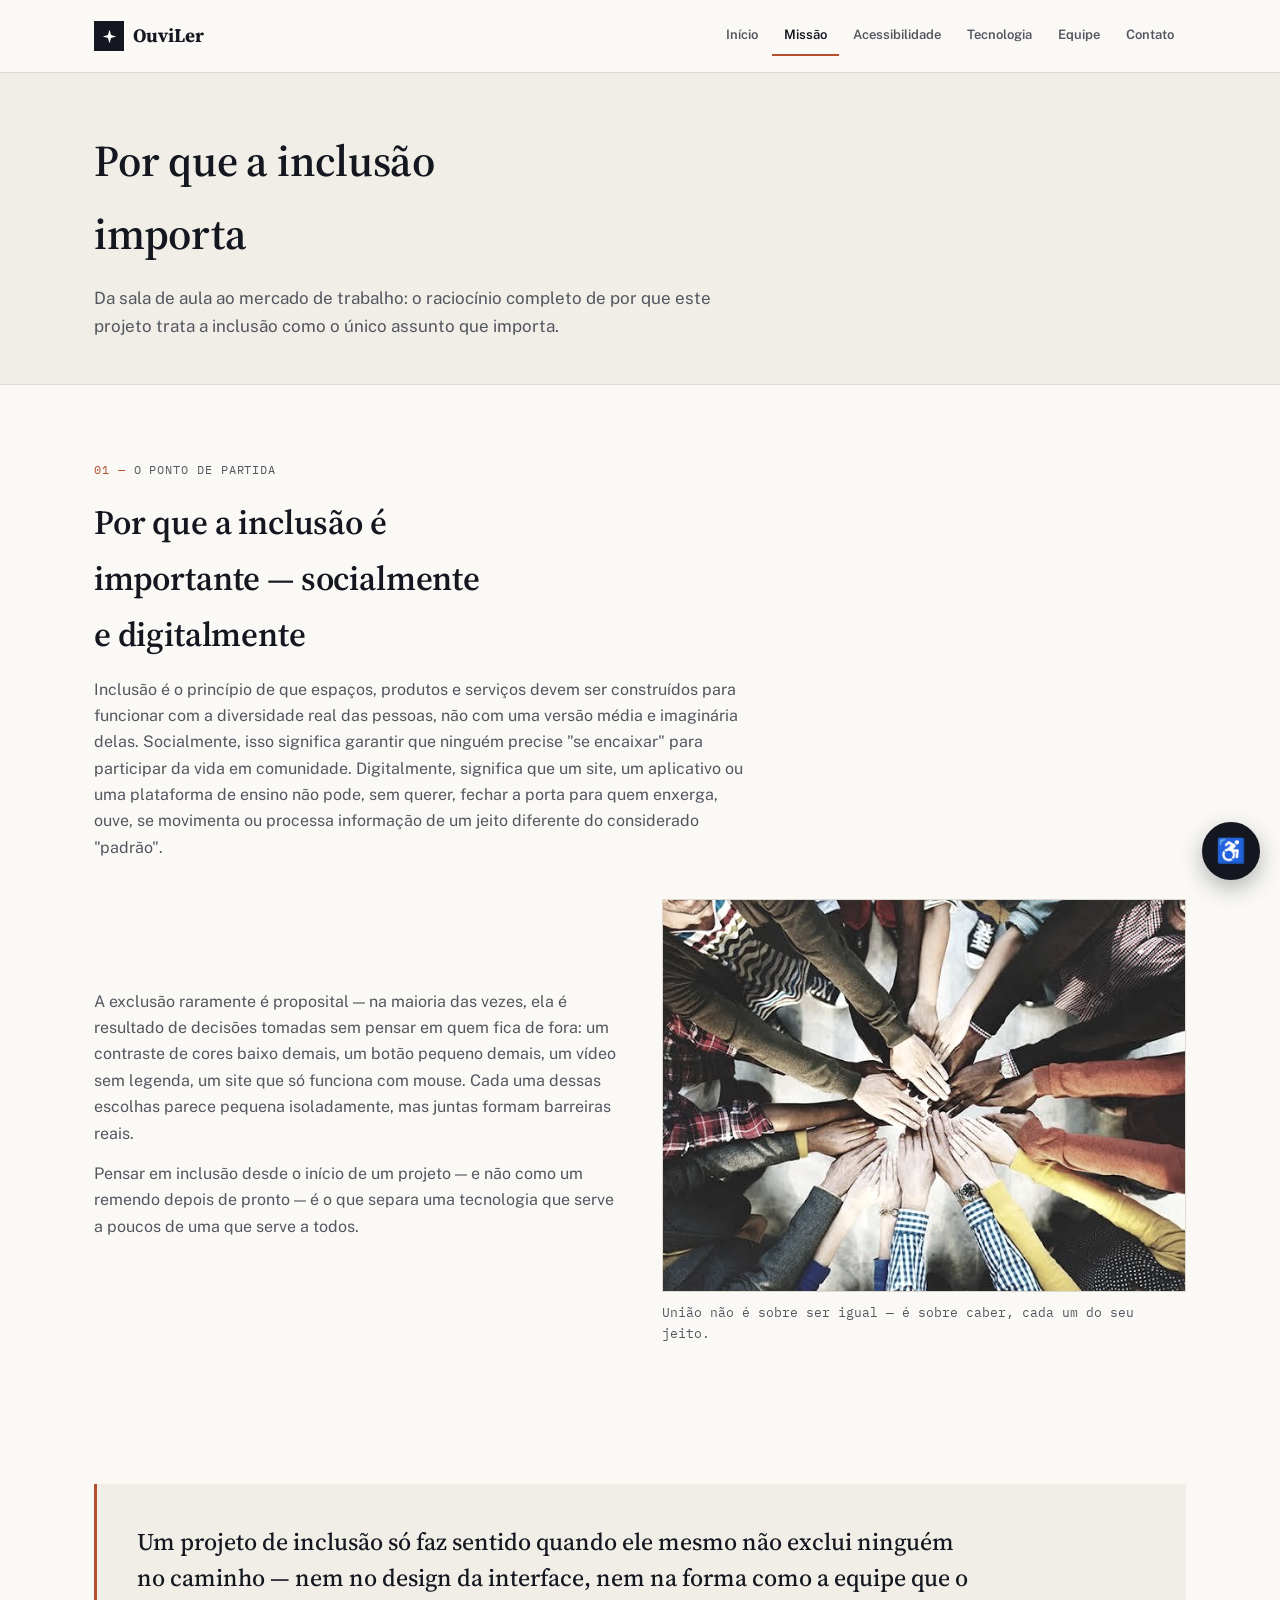
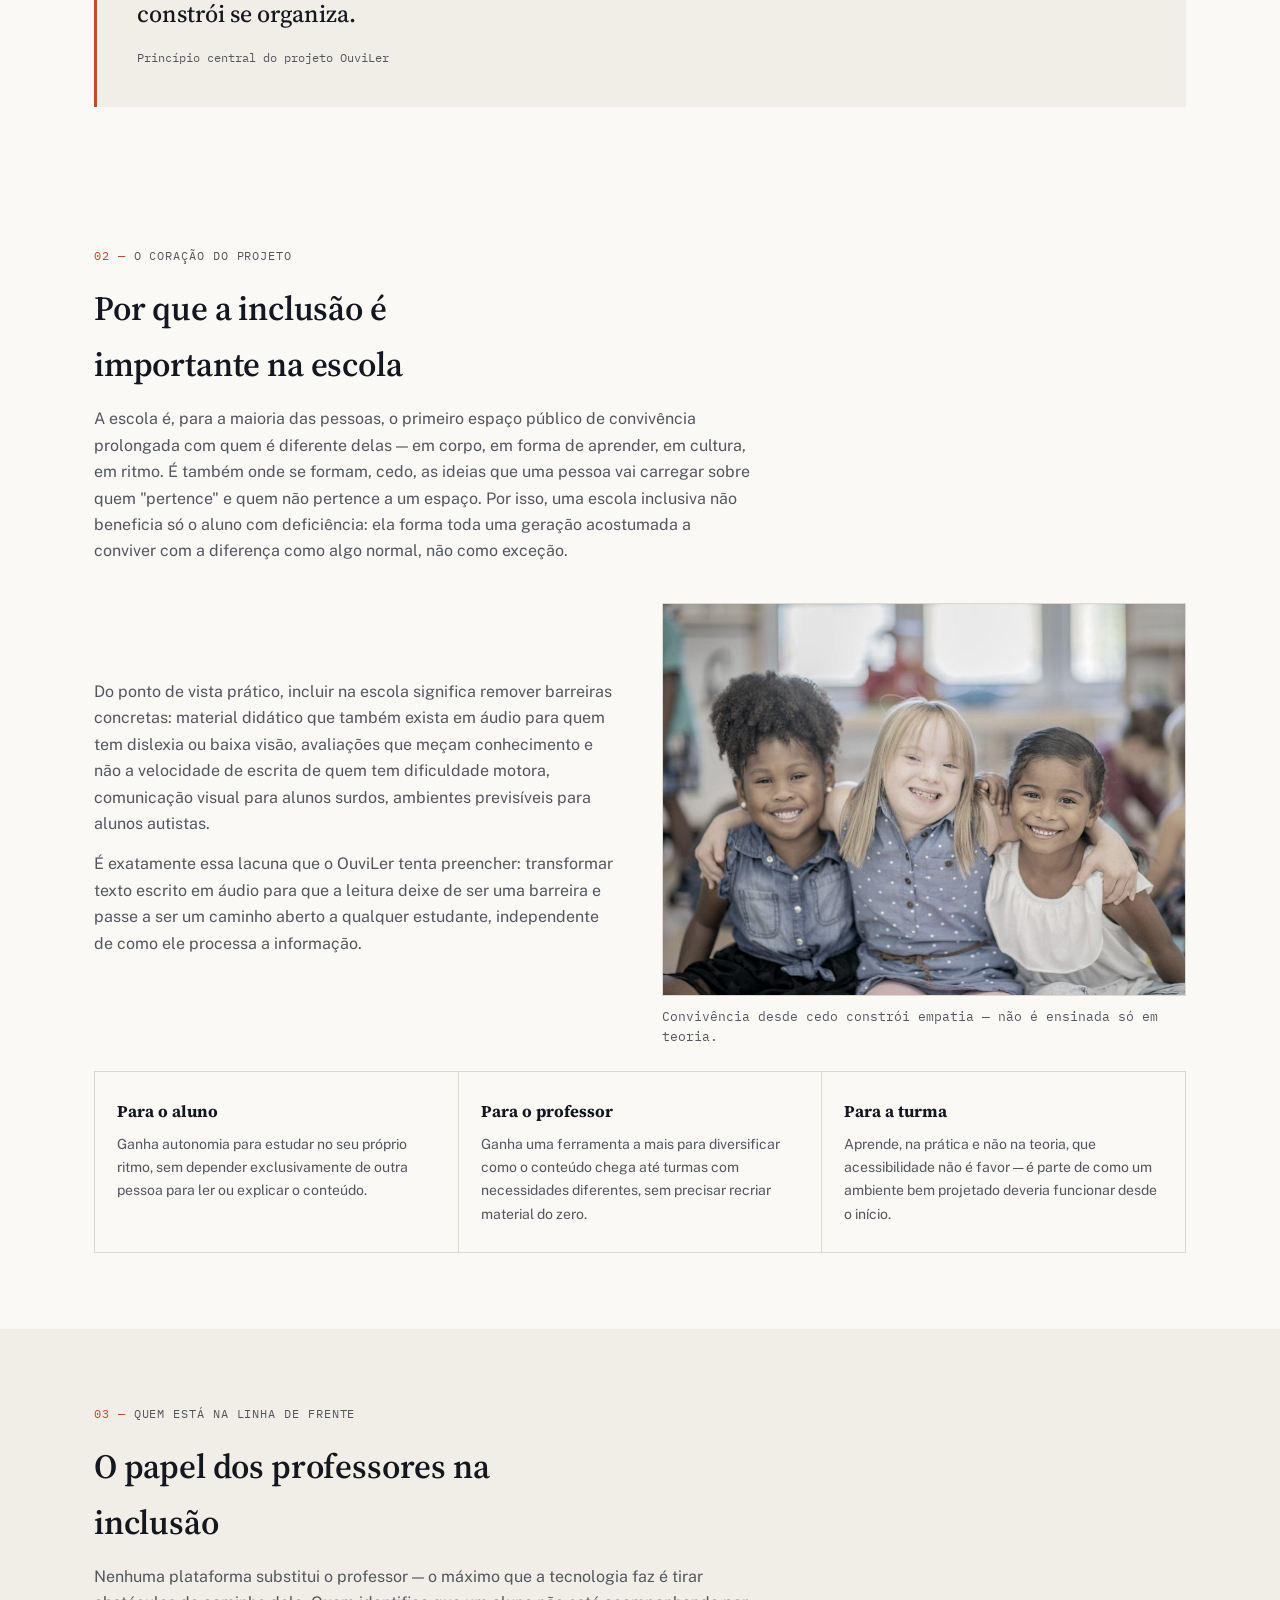
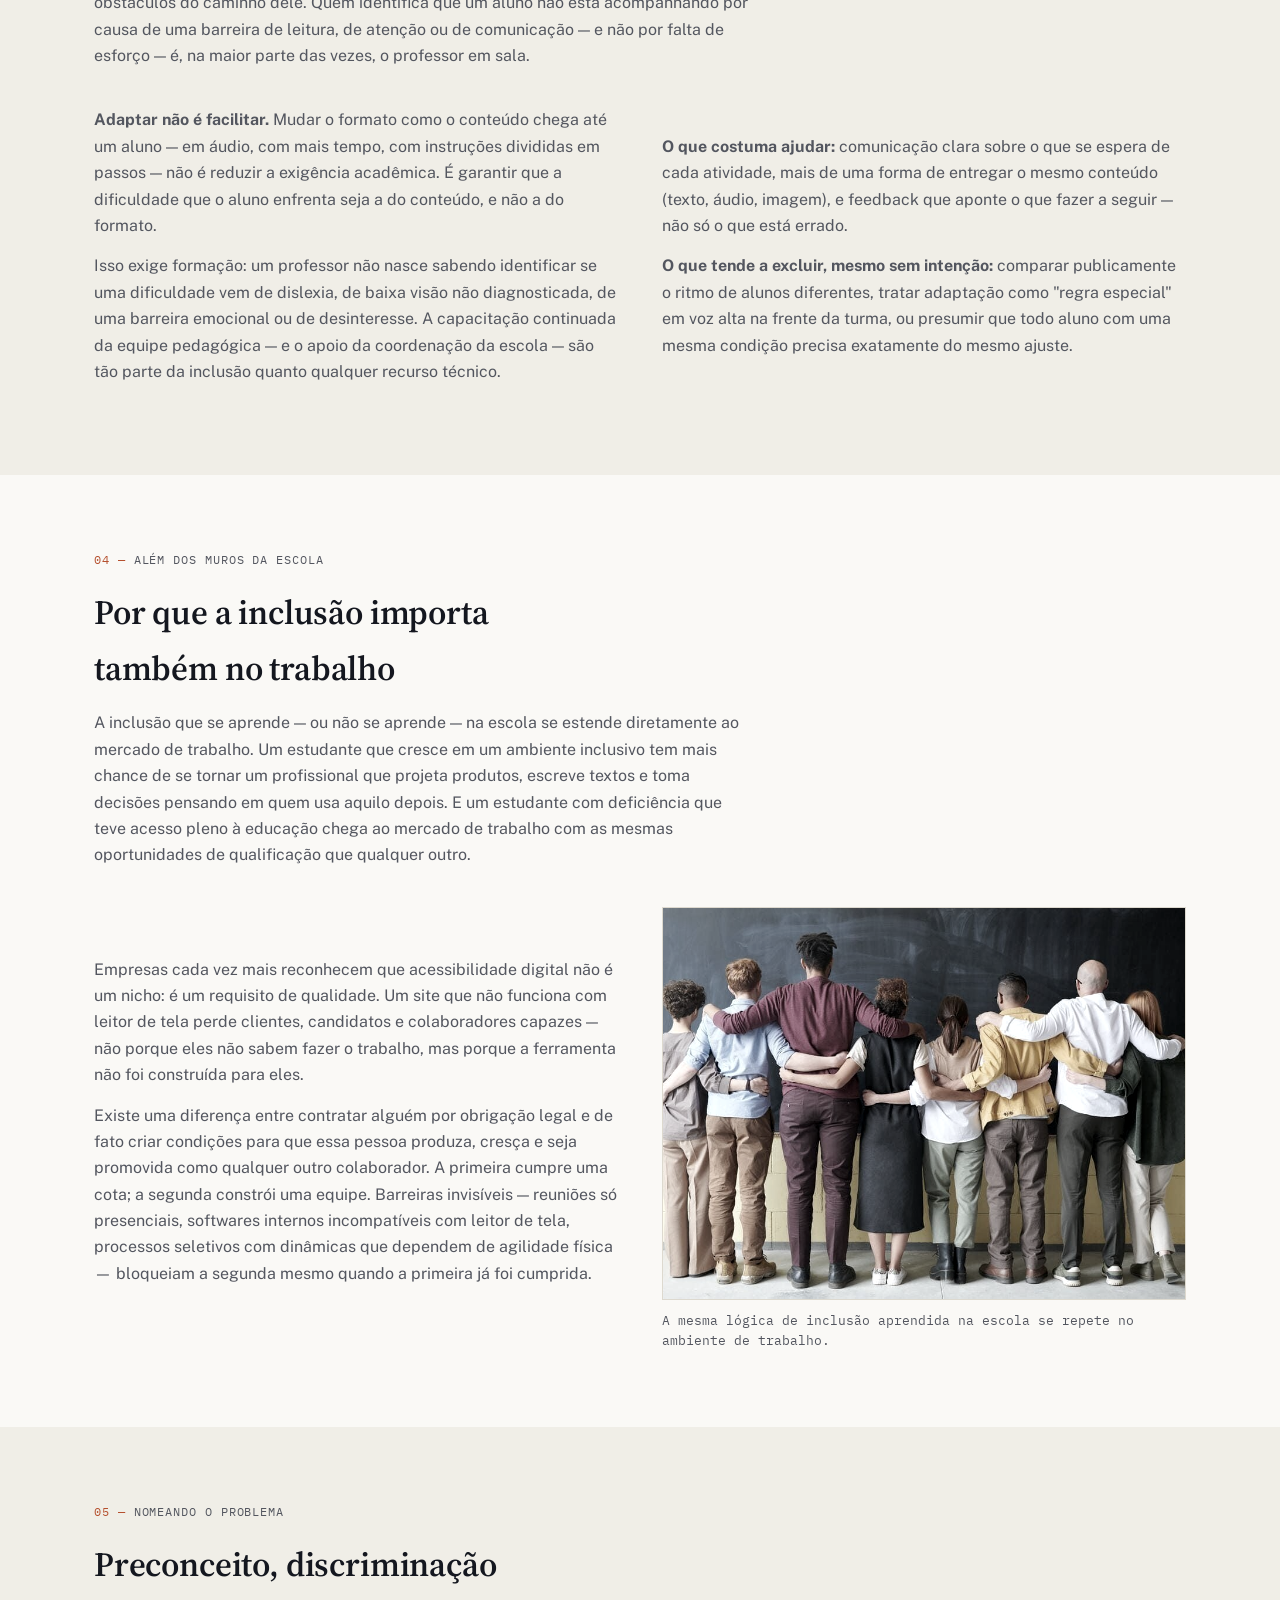
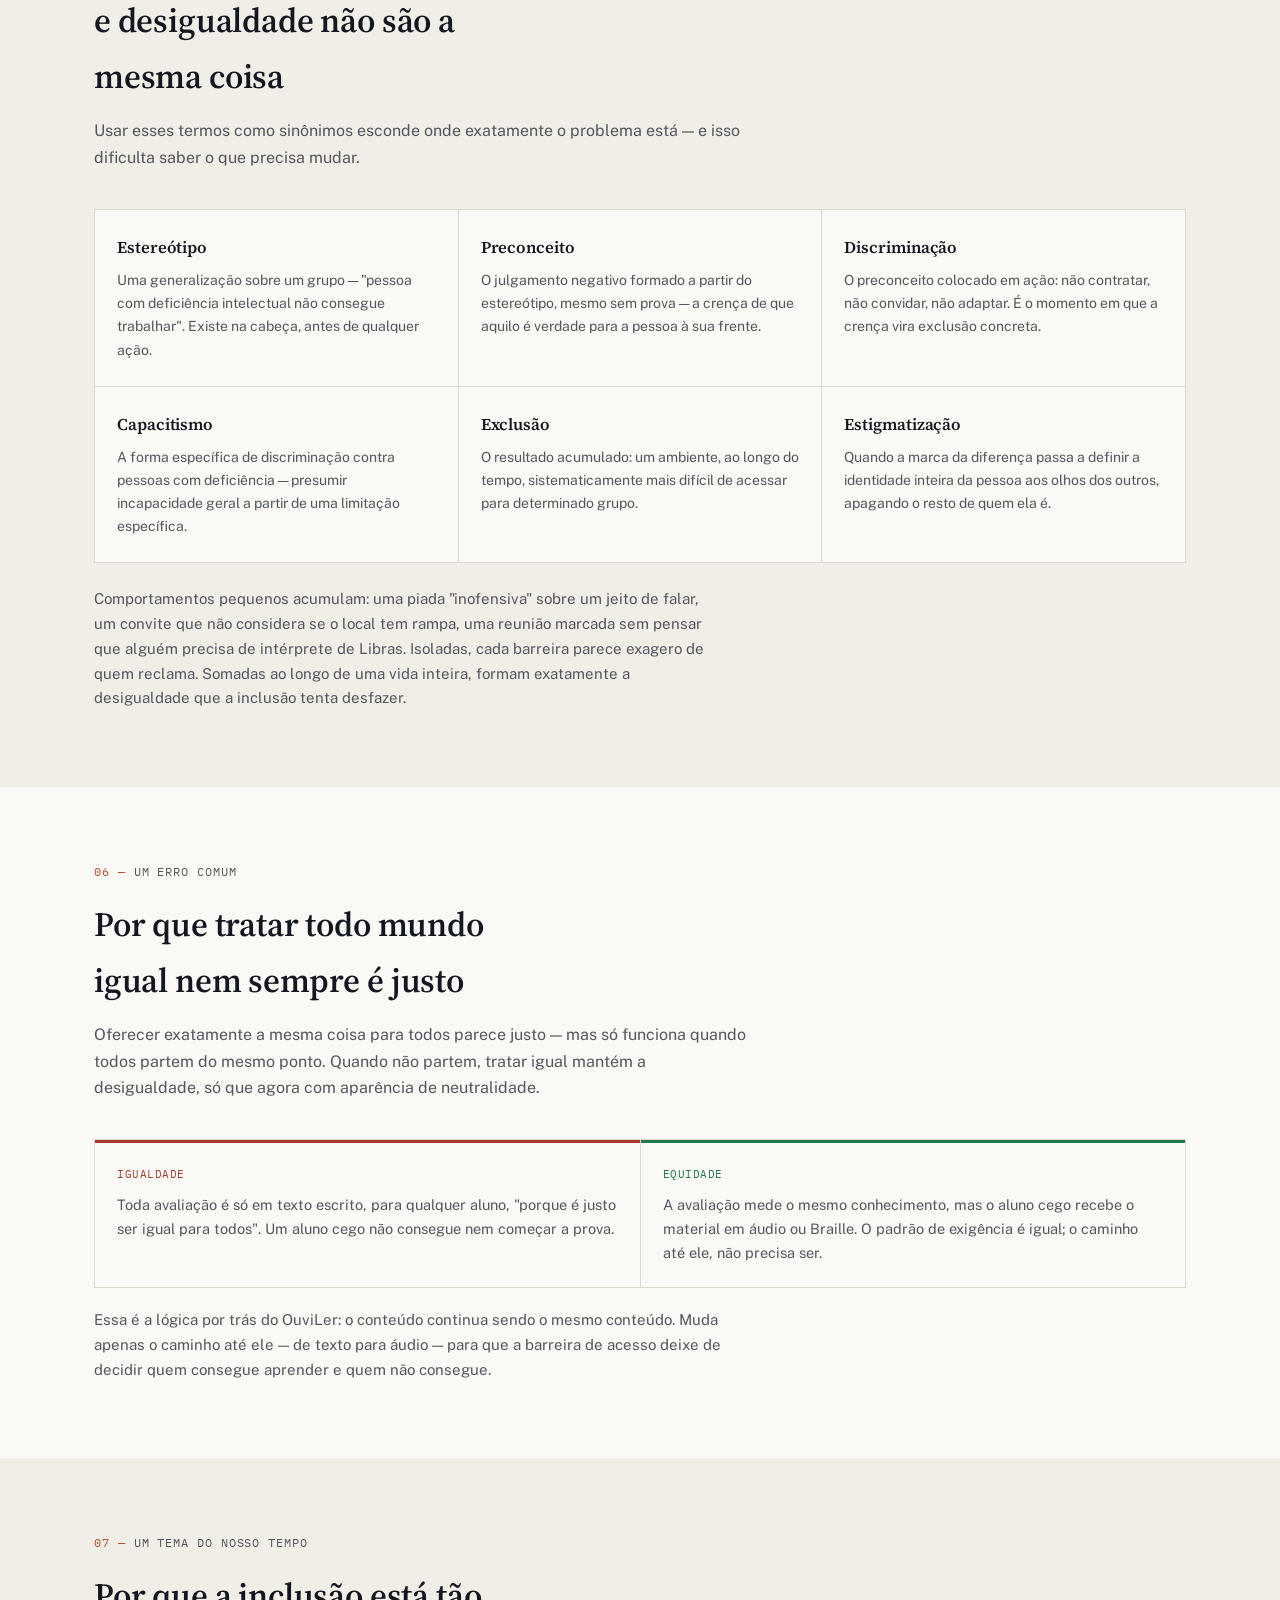
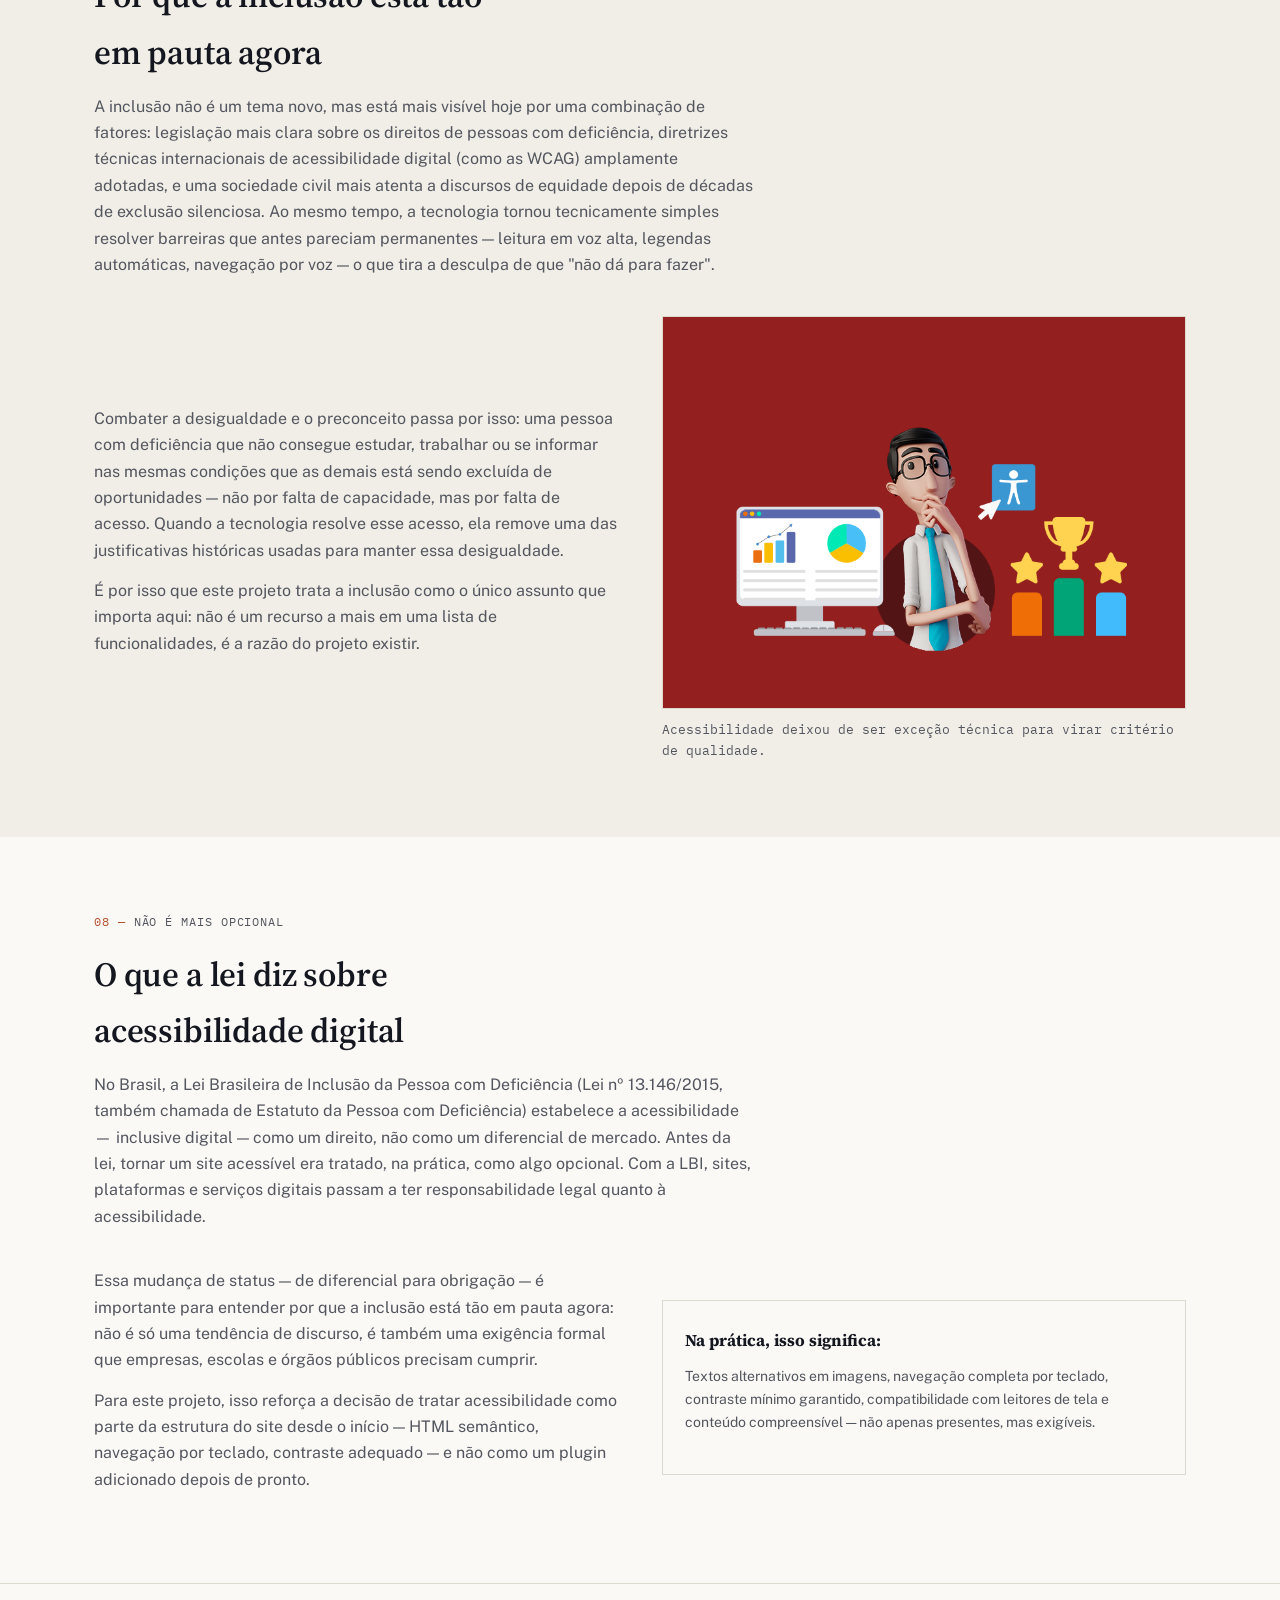
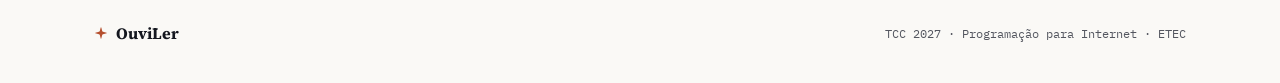
<file: missao.html>
<!DOCTYPE html>
<html lang="pt-BR">
<head>
<meta charset="UTF-8">
<meta name="viewport" content="width=device-width, initial-scale=1.0">
<title>Missão — OuviLer</title>
<meta name="description" content="Por que a inclusão importa na escola, no trabalho e na sociedade.">
<link rel="preconnect" href="https://fonts.googleapis.com">
<link href="https://fonts.googleapis.com/css2?family=Source+Serif+4:opsz,wght@8..60,500;8..60,600;8..60,700&family=Public+Sans:wght@400;500;600;700&family=IBM+Plex+Mono:wght@500&family=Atkinson+Hyperlegible:wght@400;700&display=swap" rel="stylesheet">
<link rel="stylesheet" href="style.css">
</head>
<body>
<svg width="0" height="0" style="position:absolute" aria-hidden="true">
  <defs>
    <symbol id="spark-icon" viewBox="0 0 24 24">
      <path d="M9.937 15.5A2 2 0 0 0 8.5 14.063l-6.135-1.582a.5.5 0 0 1 0-.962L8.5 9.936A2 2 0 0 0 9.937 8.5l1.582-6.135a.5.5 0 0 1 .963 0L14.063 8.5A2 2 0 0 0 15.5 9.937l6.135 1.581a.5.5 0 0 1 0 .964L15.5 14.063a2 2 0 0 0-1.437 1.437l-1.582 6.135a.5.5 0 0 1-.963 0z"/>
    </symbol>
  </defs>
</svg>
<a href="#main" class="skip-link">Pular para o conteúdo</a>
<header class="topbar">
  <div class="wrap bar">
    <a href="index.html" class="brand"><span class="mk"><svg class="spark" viewBox="0 0 24 24"><use href="#spark-icon" xlink:href="#spark-icon"></use></svg></span>OuviLer</a>
    <button class="navtoggle" id="navToggle" aria-label="Abrir menu" aria-expanded="false">
      <svg width="22" height="22" viewBox="0 0 24 24" fill="none"><path d="M3 7h18M3 12h18M3 17h18" stroke="#14171F" stroke-width="1.8" stroke-linecap="round"/></svg>
    </button>
    <nav class="navlinks" id="navLinks">
      <a href="index.html">Início</a>
      <a href="missao.html" aria-current="page">Missão</a>
      <a href="acessibilidade.html">Acessibilidade</a>
      <a href="tecnologia.html">Tecnologia</a>
      <a href="equipe.html">Equipe</a>
      <a href="contato.html">Contato</a>
    </nav>
  </div>
</header>
<div class="cb-banner" id="cbBanner">🎨 <span id="cbBannerText">Modo de cor ativo</span></div>
<div class="epilepsy-banner" id="epilepsyBanner">⚠️ <span id="epilepsyBannerText">Modo epilepsia ativo</span></div>
<main id="main">
  <div class="page-head">
    <div class="wrap">
      <h1>Por que a inclusão importa</h1>
      <p>Da sala de aula ao mercado de trabalho: o raciocínio completo de por que este projeto trata a inclusão como o único assunto que importa.</p>
    </div>
  </div>

  <section id="social" data-narrate="Por que a inclusão importa, socialmente e digitalmente">
    <div class="wrap">
      <div class="section-head">
        <span class="eyebrow">O ponto de partida</span>
        <h2>Por que a inclusão é importante — socialmente e digitalmente</h2>
        <p>Inclusão é o princípio de que espaços, produtos e serviços devem ser construídos para funcionar com a diversidade real das pessoas, não com uma versão média e imaginária delas. Socialmente, isso significa garantir que ninguém precise "se encaixar" para participar da vida em comunidade. Digitalmente, significa que um site, um aplicativo ou uma plataforma de ensino não pode, sem querer, fechar a porta para quem enxerga, ouve, se movimenta ou processa informação de um jeito diferente do considerado "padrão".</p>
      </div>
      <div class="split">
        <div class="txt">
          <p>A exclusão raramente é proposital — na maioria das vezes, ela é resultado de decisões tomadas sem pensar em quem fica de fora: um contraste de cores baixo demais, um botão pequeno demais, um vídeo sem legenda, um site que só funciona com mouse. Cada uma dessas escolhas parece pequena isoladamente, mas juntas formam barreiras reais.</p>
          <p>Pensar em inclusão desde o início de um projeto — e não como um remendo depois de pronto — é o que separa uma tecnologia que serve a poucos de uma que serve a todos.</p>
        </div>
        <figure class="media">
          <div class="frame"><img src="img/hands-circle.jpg" alt="Vista de cima de um grupo diverso de pessoas com as mãos unidas em círculo, simbolizando união e trabalho coletivo."></div>
          <figcaption>União não é sobre ser igual — é sobre caber, cada um do seu jeito.</figcaption>
        </figure>
      </div>
    </div>
  </section>

  <div class="wrap">
    <div class="quote-block">
      <p>Um projeto de inclusão só faz sentido quando ele mesmo não exclui ninguém no caminho — nem no design da interface, nem na forma como a equipe que o constrói se organiza.</p>
      <span>Princípio central do projeto OuviLer</span>
    </div>
  </div>

  <section id="escola" data-narrate="Por que a inclusão é importante na escola">
    <div class="wrap">
      <div class="section-head">
        <span class="eyebrow">O coração do projeto</span>
        <h2>Por que a inclusão é importante na escola</h2>
        <p>A escola é, para a maioria das pessoas, o primeiro espaço público de convivência prolongada com quem é diferente delas — em corpo, em forma de aprender, em cultura, em ritmo. É também onde se formam, cedo, as ideias que uma pessoa vai carregar sobre quem "pertence" e quem não pertence a um espaço. Por isso, uma escola inclusiva não beneficia só o aluno com deficiência: ela forma toda uma geração acostumada a conviver com a diferença como algo normal, não como exceção.</p>
      </div>
      <div class="split rev">
        <figure class="media">
          <div class="frame"><img src="img/three-girls.jpg" alt="Três meninas sorrindo e abraçadas, uma delas com síndrome de Down, demonstrando amizade e convivência natural entre crianças com e sem deficiência."></div>
          <figcaption>Convivência desde cedo constrói empatia — não é ensinada só em teoria.</figcaption>
        </figure>
        <div class="txt">
          <p>Do ponto de vista prático, incluir na escola significa remover barreiras concretas: material didático que também exista em áudio para quem tem dislexia ou baixa visão, avaliações que meçam conhecimento e não a velocidade de escrita de quem tem dificuldade motora, comunicação visual para alunos surdos, ambientes previsíveis para alunos autistas.</p>
          <p>É exatamente essa lacuna que o OuviLer tenta preencher: transformar texto escrito em áudio para que a leitura deixe de ser uma barreira e passe a ser um caminho aberto a qualquer estudante, independente de como ele processa a informação.</p>
        </div>
      </div>
      <div class="stat-row">
        <div class="stat-box"><h4>Para o aluno</h4><p>Ganha autonomia para estudar no seu próprio ritmo, sem depender exclusivamente de outra pessoa para ler ou explicar o conteúdo.</p></div>
        <div class="stat-box"><h4>Para o professor</h4><p>Ganha uma ferramenta a mais para diversificar como o conteúdo chega até turmas com necessidades diferentes, sem precisar recriar material do zero.</p></div>
        <div class="stat-box"><h4>Para a turma</h4><p>Aprende, na prática e não na teoria, que acessibilidade não é favor — é parte de como um ambiente bem projetado deveria funcionar desde o início.</p></div>
      </div>
    </div>
  </section>

  <section id="professores" style="background:var(--surface);" data-narrate="O papel dos professores na inclusão">
    <div class="wrap">
      <div class="section-head">
        <span class="eyebrow">Quem está na linha de frente</span>
        <h2>O papel dos professores na inclusão</h2>
        <p>Nenhuma plataforma substitui o professor — o máximo que a tecnologia faz é tirar obstáculos do caminho dele. Quem identifica que um aluno não está acompanhando por causa de uma barreira de leitura, de atenção ou de comunicação — e não por falta de esforço — é, na maior parte das vezes, o professor em sala.</p>
      </div>
      <div class="split">
        <div class="txt">
          <p><strong>Adaptar não é facilitar.</strong> Mudar o formato como o conteúdo chega até um aluno — em áudio, com mais tempo, com instruções divididas em passos — não é reduzir a exigência acadêmica. É garantir que a dificuldade que o aluno enfrenta seja a do conteúdo, e não a do formato.</p>
          <p>Isso exige formação: um professor não nasce sabendo identificar se uma dificuldade vem de dislexia, de baixa visão não diagnosticada, de uma barreira emocional ou de desinteresse. A capacitação continuada da equipe pedagógica — e o apoio da coordenação da escola — são tão parte da inclusão quanto qualquer recurso técnico.</p>
        </div>
        <div class="txt">
          <p><strong>O que costuma ajudar:</strong> comunicação clara sobre o que se espera de cada atividade, mais de uma forma de entregar o mesmo conteúdo (texto, áudio, imagem), e feedback que aponte o que fazer a seguir — não só o que está errado.</p>
          <p><strong>O que tende a excluir, mesmo sem intenção:</strong> comparar publicamente o ritmo de alunos diferentes, tratar adaptação como "regra especial" em voz alta na frente da turma, ou presumir que todo aluno com uma mesma condição precisa exatamente do mesmo ajuste.</p>
        </div>
      </div>
    </div>
  </section>

  <section id="trabalho" data-narrate="Por que a inclusão importa no trabalho">
    <div class="wrap">
      <div class="section-head">
        <span class="eyebrow">Além dos muros da escola</span>
        <h2>Por que a inclusão importa também no trabalho</h2>
        <p>A inclusão que se aprende — ou não se aprende — na escola se estende diretamente ao mercado de trabalho. Um estudante que cresce em um ambiente inclusivo tem mais chance de se tornar um profissional que projeta produtos, escreve textos e toma decisões pensando em quem usa aquilo depois. E um estudante com deficiência que teve acesso pleno à educação chega ao mercado de trabalho com as mesmas oportunidades de qualificação que qualquer outro.</p>
      </div>
      <div class="split">
        <div class="txt">
          <p>Empresas cada vez mais reconhecem que acessibilidade digital não é um nicho: é um requisito de qualidade. Um site que não funciona com leitor de tela perde clientes, candidatos e colaboradores capazes — não porque eles não sabem fazer o trabalho, mas porque a ferramenta não foi construída para eles.</p>
          <p>Existe uma diferença entre contratar alguém por obrigação legal e de fato criar condições para que essa pessoa produza, cresça e seja promovida como qualquer outro colaborador. A primeira cumpre uma cota; a segunda constrói uma equipe. Barreiras invisíveis — reuniões só presenciais, softwares internos incompatíveis com leitor de tela, processos seletivos com dinâmicas que dependem de agilidade física — bloqueiam a segunda mesmo quando a primeira já foi cumprida.</p>
        </div>
        <figure class="media">
          <div class="frame"><img src="img/group-backs.jpg" alt="Grupo de nove pessoas visto de costas, abraçadas lado a lado em frente a um quadro-negro, representando união e diversidade em um ambiente coletivo."></div>
          <figcaption>A mesma lógica de inclusão aprendida na escola se repete no ambiente de trabalho.</figcaption>
        </figure>
      </div>
    </div>
  </section>

  <section id="preconceito" style="background:var(--surface);" data-narrate="Preconceito, discriminação e desigualdade">
    <div class="wrap">
      <div class="section-head">
        <span class="eyebrow">Nomeando o problema</span>
        <h2>Preconceito, discriminação e desigualdade não são a mesma coisa</h2>
        <p>Usar esses termos como sinônimos esconde onde exatamente o problema está — e isso dificulta saber o que precisa mudar.</p>
      </div>
      <div class="cat-grid">
        <div class="cat-card"><h3>Estereótipo</h3><p style="font-size:14px; color:var(--ink-soft);">Uma generalização sobre um grupo — "pessoa com deficiência intelectual não consegue trabalhar". Existe na cabeça, antes de qualquer ação.</p></div>
        <div class="cat-card"><h3>Preconceito</h3><p style="font-size:14px; color:var(--ink-soft);">O julgamento negativo formado a partir do estereótipo, mesmo sem prova — a crença de que aquilo é verdade para a pessoa à sua frente.</p></div>
        <div class="cat-card"><h3>Discriminação</h3><p style="font-size:14px; color:var(--ink-soft);">O preconceito colocado em ação: não contratar, não convidar, não adaptar. É o momento em que a crença vira exclusão concreta.</p></div>
        <div class="cat-card"><h3>Capacitismo</h3><p style="font-size:14px; color:var(--ink-soft);">A forma específica de discriminação contra pessoas com deficiência — presumir incapacidade geral a partir de uma limitação específica.</p></div>
        <div class="cat-card"><h3>Exclusão</h3><p style="font-size:14px; color:var(--ink-soft);">O resultado acumulado: um ambiente, ao longo do tempo, sistematicamente mais difícil de acessar para determinado grupo.</p></div>
        <div class="cat-card"><h3>Estigmatização</h3><p style="font-size:14px; color:var(--ink-soft);">Quando a marca da diferença passa a definir a identidade inteira da pessoa aos olhos dos outros, apagando o resto de quem ela é.</p></div>
      </div>
      <p style="color:var(--ink-soft); font-size:15px; margin-top:24px; max-width:70ch;">Comportamentos pequenos acumulam: uma piada "inofensiva" sobre um jeito de falar, um convite que não considera se o local tem rampa, uma reunião marcada sem pensar que alguém precisa de intérprete de Libras. Isoladas, cada barreira parece exagero de quem reclama. Somadas ao longo de uma vida inteira, formam exatamente a desigualdade que a inclusão tenta desfazer.</p>
    </div>
  </section>

  <section id="equidade" data-narrate="A diferença entre igualdade e equidade">
    <div class="wrap">
      <div class="section-head">
        <span class="eyebrow">Um erro comum</span>
        <h2>Por que tratar todo mundo igual nem sempre é justo</h2>
        <p>Oferecer exatamente a mesma coisa para todos parece justo — mas só funciona quando todos partem do mesmo ponto. Quando não partem, tratar igual mantém a desigualdade, só que agora com aparência de neutralidade.</p>
      </div>
      <div class="compare-grid">
        <div class="compare-col bad"><span class="lbl2">Igualdade</span><p>Toda avaliação é só em texto escrito, para qualquer aluno, "porque é justo ser igual para todos". Um aluno cego não consegue nem começar a prova.</p></div>
        <div class="compare-col good"><span class="lbl2">Equidade</span><p>A avaliação mede o mesmo conhecimento, mas o aluno cego recebe o material em áudio ou Braille. O padrão de exigência é igual; o caminho até ele, não precisa ser.</p></div>
      </div>
      <p style="color:var(--ink-soft); font-size:15px; margin-top:20px; max-width:70ch;">Essa é a lógica por trás do OuviLer: o conteúdo continua sendo o mesmo conteúdo. Muda apenas o caminho até ele — de texto para áudio — para que a barreira de acesso deixe de decidir quem consegue aprender e quem não consegue.</p>
    </div>
  </section>

  <section id="agora" style="background:var(--surface);" data-narrate="Por que a inclusão está tão em pauta agora">
    <div class="wrap">
      <div class="section-head">
        <span class="eyebrow">Um tema do nosso tempo</span>
        <h2>Por que a inclusão está tão em pauta agora</h2>
        <p>A inclusão não é um tema novo, mas está mais visível hoje por uma combinação de fatores: legislação mais clara sobre os direitos de pessoas com deficiência, diretrizes técnicas internacionais de acessibilidade digital (como as WCAG) amplamente adotadas, e uma sociedade civil mais atenta a discursos de equidade depois de décadas de exclusão silenciosa. Ao mesmo tempo, a tecnologia tornou tecnicamente simples resolver barreiras que antes pareciam permanentes — leitura em voz alta, legendas automáticas, navegação por voz — o que tira a desculpa de que "não dá para fazer".</p>
      </div>
      <div class="split rev">
        <figure class="media">
          <div class="frame"><img src="img/accessibility-icon.png" alt="Ilustração de um profissional analisando gráficos de desempenho ao lado de um ícone de acessibilidade universal, um troféu e estrelas, representando o valor estratégico da acessibilidade." style="filter:none; background:#8B2A1E;"></div>
          <figcaption>Acessibilidade deixou de ser exceção técnica para virar critério de qualidade.</figcaption>
        </figure>
        <div class="txt">
          <p>Combater a desigualdade e o preconceito passa por isso: uma pessoa com deficiência que não consegue estudar, trabalhar ou se informar nas mesmas condições que as demais está sendo excluída de oportunidades — não por falta de capacidade, mas por falta de acesso. Quando a tecnologia resolve esse acesso, ela remove uma das justificativas históricas usadas para manter essa desigualdade.</p>
          <p>É por isso que este projeto trata a inclusão como o único assunto que importa aqui: não é um recurso a mais em uma lista de funcionalidades, é a razão do projeto existir.</p>
        </div>
      </div>
    </div>
  </section>

  <section id="marco-legal" data-narrate="O que a lei diz sobre acessibilidade digital">
    <div class="wrap">
      <div class="section-head">
        <span class="eyebrow">Não é mais opcional</span>
        <h2>O que a lei diz sobre acessibilidade digital</h2>
        <p>No Brasil, a Lei Brasileira de Inclusão da Pessoa com Deficiência (Lei nº 13.146/2015, também chamada de Estatuto da Pessoa com Deficiência) estabelece a acessibilidade — inclusive digital — como um direito, não como um diferencial de mercado. Antes da lei, tornar um site acessível era tratado, na prática, como algo opcional. Com a LBI, sites, plataformas e serviços digitais passam a ter responsabilidade legal quanto à acessibilidade.</p>
      </div>
      <div class="split">
        <div class="txt">
          <p>Essa mudança de status — de diferencial para obrigação — é importante para entender por que a inclusão está tão em pauta agora: não é só uma tendência de discurso, é também uma exigência formal que empresas, escolas e órgãos públicos precisam cumprir.</p>
          <p>Para este projeto, isso reforça a decisão de tratar acessibilidade como parte da estrutura do site desde o início — HTML semântico, navegação por teclado, contraste adequado — e não como um plugin adicionado depois de pronto.</p>
        </div>
        <div class="stat-box" style="border:1px solid var(--line);">
          <h4>Na prática, isso significa:</h4>
          <p style="margin-top:10px;">Textos alternativos em imagens, navegação completa por teclado, contraste mínimo garantido, compatibilidade com leitores de tela e conteúdo compreensível — não apenas presentes, mas exigíveis.</p>
        </div>
      </div>
    </div>
  </section>
</main>
<footer>
  <div class="wrap">
    <span class="fb"><svg class="spark" viewBox="0 0 24 24"><use href="#spark-icon" xlink:href="#spark-icon"></use></svg>OuviLer</span>
    <span class="fm">TCC 2027 · Programação para Internet · ETEC</span>
  </div>
</footer>
<!-- BARRA DE ACESSIBILIDADE -->
<div class="a11y-bar">
  <button class="a11y-fab" id="a11yFab" aria-label="Abrir painel de acessibilidade" aria-expanded="false">♿</button>
  <div class="a11y-panel" id="a11yPanel" role="dialog" aria-label="Painel de acessibilidade">
    <button class="a11y-close" id="a11yClose" aria-label="Fechar painel">✕</button>
    <h2>Acessibilidade</h2>
    <p class="sub">Ajustes reais, aplicados agora nesta página.</p>

    <button class="a11y-listen" id="a11yListen">🔊 Ouvir esta página (IA de leitura)</button>

    <div class="a11y-group">
      <span class="lbl">Tamanho do texto</span>
      <div class="a11y-row">
        <button id="fontDec" aria-label="Diminuir fonte">A−</button>
        <button id="fontReset" aria-label="Fonte padrão">A</button>
        <button id="fontInc" aria-label="Aumentar fonte">A+</button>
      </div>
    </div>

    <div class="a11y-group">
      <span class="lbl">Contraste</span>
      <div class="a11y-row">
        <button data-toggle="high-contrast">Alto contraste</button>
      </div>
    </div>

    <div class="a11y-group">
      <span class="lbl">Epilepsia / fotossensibilidade</span>
      <div class="a11y-row">
        <button id="epilepsyToggle" class="epilepsy-btn">Modo seguro (muda tudo)</button>
      </div>
    </div>

    <div class="a11y-group">
      <span class="lbl">Paletas para os 7 tipos de daltonismo</span>
      <div class="a11y-row" id="cbRow">
        <button data-cb="none" class="active">Padrão</button>
        <button data-cb="cb-protanopia">Protanopia</button>
        <button data-cb="cb-protanomalia">Protanomalia</button>
        <button data-cb="cb-deuteranopia">Deuteranopia</button>
        <button data-cb="cb-deuteranomalia">Deuteranomalia</button>
        <button data-cb="cb-tritanopia">Tritanopia</button>
        <button data-cb="cb-tritanomalia">Tritanomalia</button>
        <button data-cb="cb-acromatopsia">Acromatopsia</button>
      </div>
    </div>

    <div class="a11y-group">
      <span class="lbl">Navegação e foco</span>
      <div class="a11y-row">
        <button data-toggle="link-highlight">Destacar links</button>
        <button data-toggle="big-click">Cliques maiores</button>
      </div>
    </div>

    <div class="a11y-group">
      <span class="lbl">Leitura</span>
      <div class="a11y-row">
        <button data-toggle="dyslexia-mode">Fonte p/ dislexia</button>
        <button data-toggle="reduce-motion">Reduzir movimento</button>
      </div>
    </div>

    <button class="a11y-reset" id="a11yReset">Restaurar tudo</button>
  </div>
</div>

<!-- BARRA DO NARRADOR -->
<div class="narrator-bar" id="narratorBar">
  <button id="nbPlayPause" aria-label="Pausar leitura">⏸</button>
  <div class="nb-info">
    <div class="nb-label">Ouvindo esta página</div>
    <div class="nb-text" id="nbText">Início</div>
  </div>
  <button id="nbStop" aria-label="Parar leitura">✕</button>
</div>
<script src="script.js"></script>
</body>
</html>
</file>
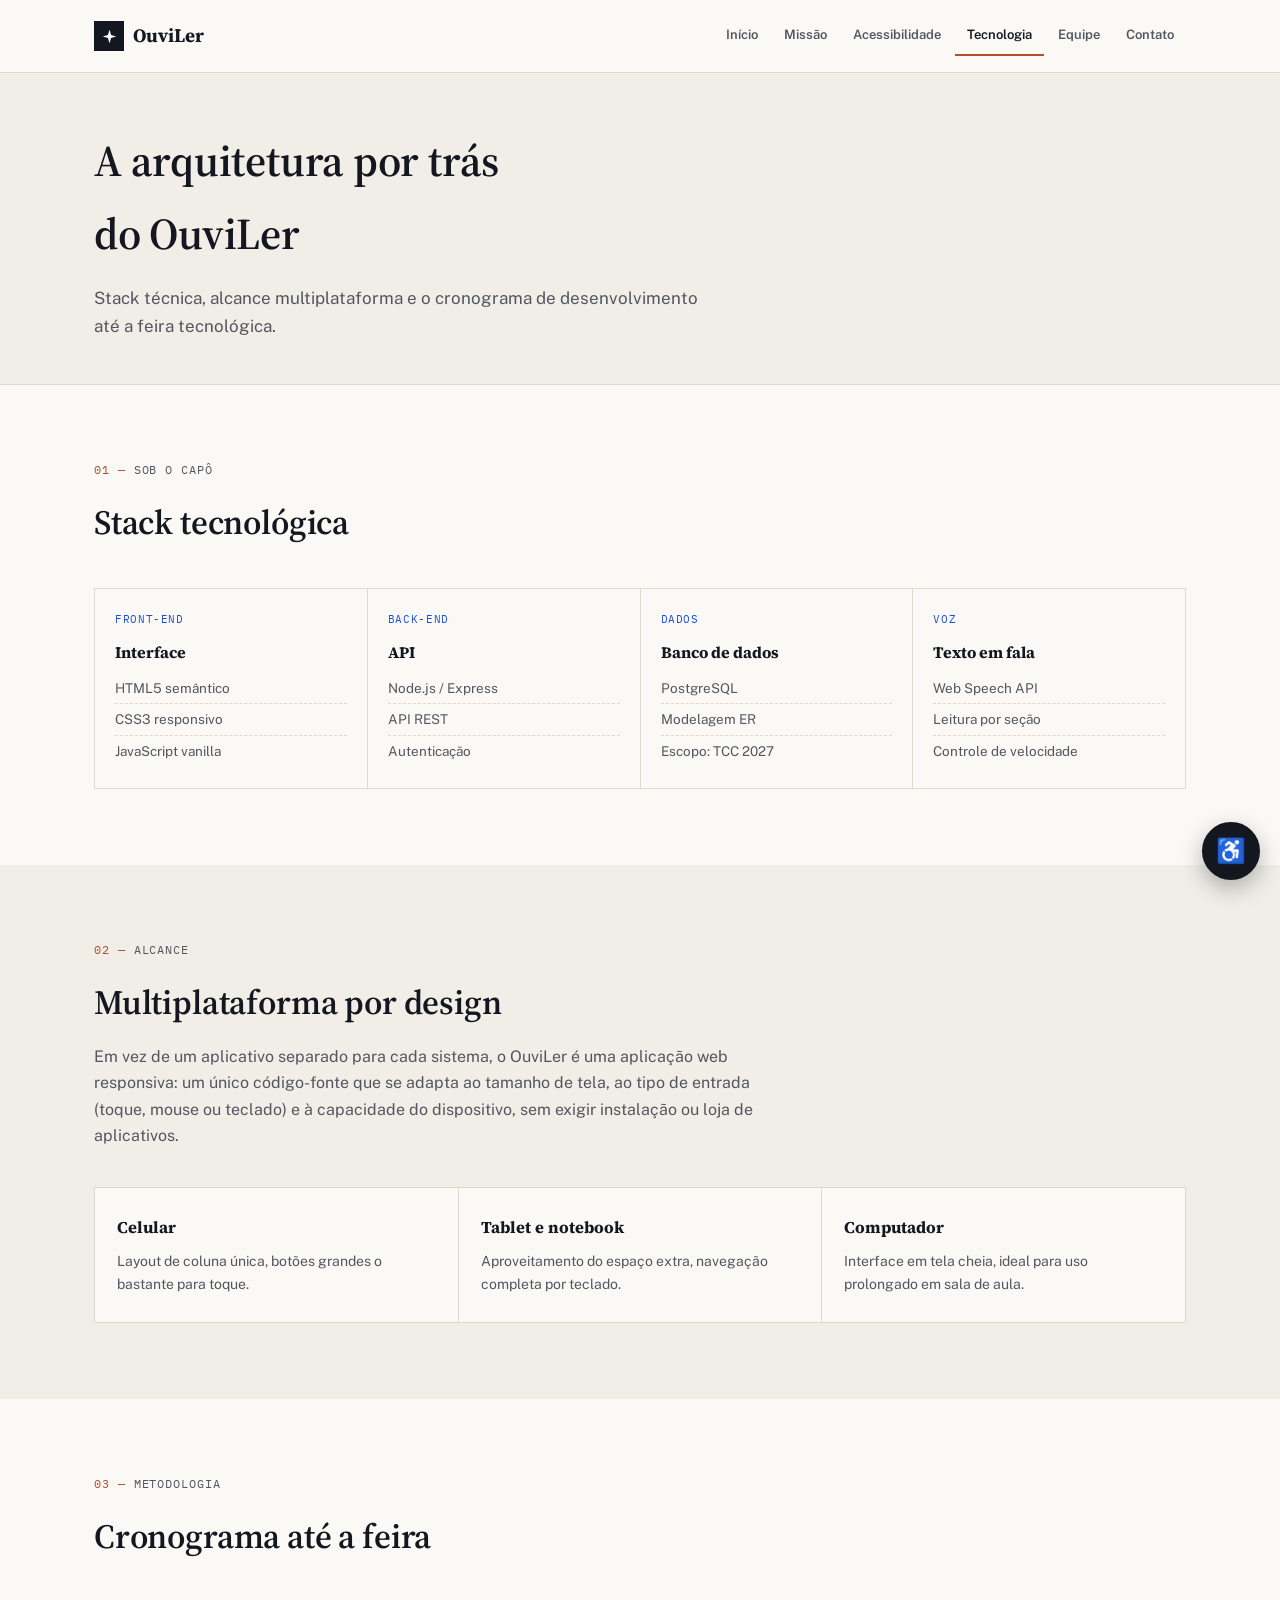
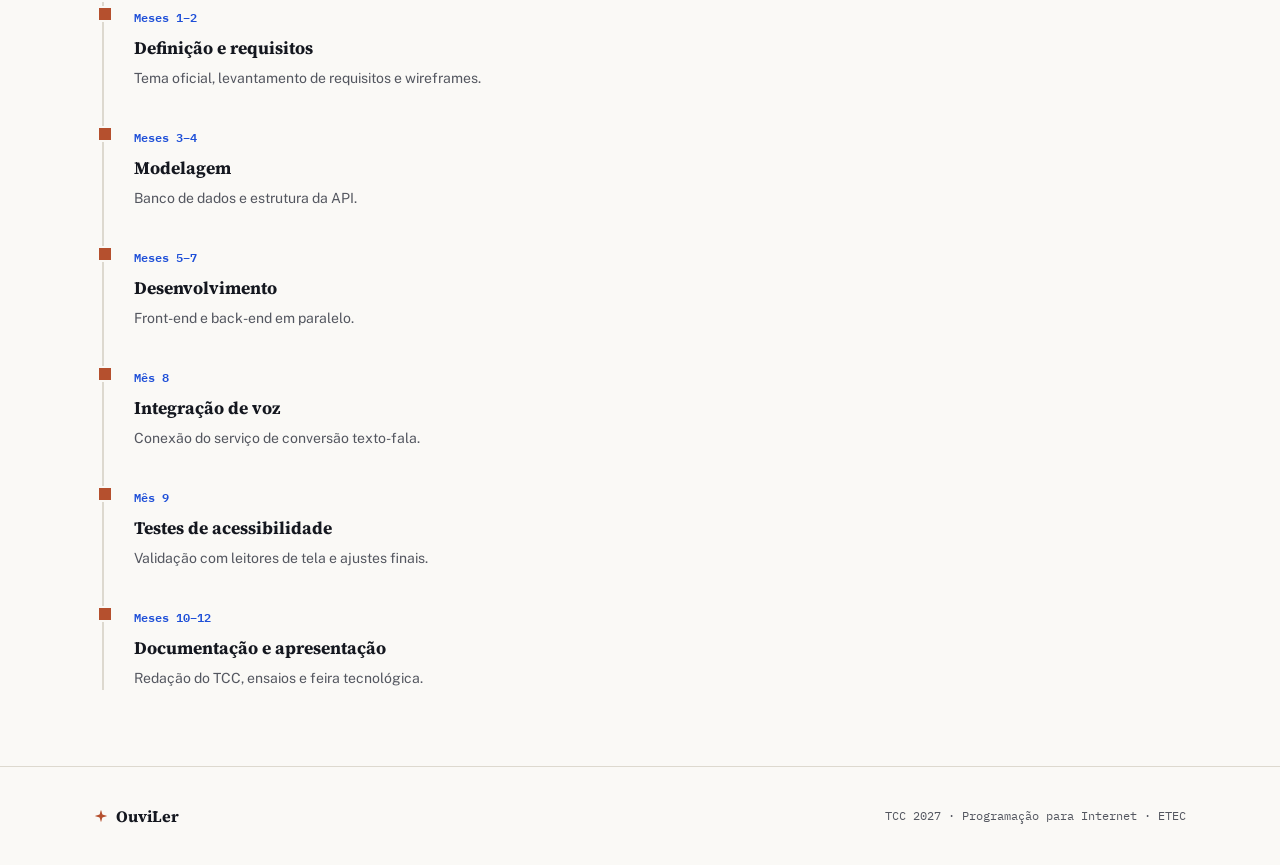
<file: tecnologia.html>
<!DOCTYPE html>
<html lang="pt-BR">
<head>
<meta charset="UTF-8">
<meta name="viewport" content="width=device-width, initial-scale=1.0">
<title>Tecnologia — OuviLer</title>
<meta name="description" content="A arquitetura técnica do projeto OuviLer.">
<link rel="preconnect" href="https://fonts.googleapis.com">
<link href="https://fonts.googleapis.com/css2?family=Source+Serif+4:opsz,wght@8..60,500;8..60,600;8..60,700&family=Public+Sans:wght@400;500;600;700&family=IBM+Plex+Mono:wght@500&family=Atkinson+Hyperlegible:wght@400;700&display=swap" rel="stylesheet">
<link rel="stylesheet" href="style.css">
</head>
<body>
<svg width="0" height="0" style="position:absolute" aria-hidden="true">
  <defs>
    <symbol id="spark-icon" viewBox="0 0 24 24">
      <path d="M9.937 15.5A2 2 0 0 0 8.5 14.063l-6.135-1.582a.5.5 0 0 1 0-.962L8.5 9.936A2 2 0 0 0 9.937 8.5l1.582-6.135a.5.5 0 0 1 .963 0L14.063 8.5A2 2 0 0 0 15.5 9.937l6.135 1.581a.5.5 0 0 1 0 .964L15.5 14.063a2 2 0 0 0-1.437 1.437l-1.582 6.135a.5.5 0 0 1-.963 0z"/>
    </symbol>
  </defs>
</svg>
<a href="#main" class="skip-link">Pular para o conteúdo</a>
<header class="topbar">
  <div class="wrap bar">
    <a href="index.html" class="brand"><span class="mk"><svg class="spark" viewBox="0 0 24 24"><use href="#spark-icon" xlink:href="#spark-icon"></use></svg></span>OuviLer</a>
    <button class="navtoggle" id="navToggle" aria-label="Abrir menu" aria-expanded="false">
      <svg width="22" height="22" viewBox="0 0 24 24" fill="none"><path d="M3 7h18M3 12h18M3 17h18" stroke="#14171F" stroke-width="1.8" stroke-linecap="round"/></svg>
    </button>
    <nav class="navlinks" id="navLinks">
      <a href="index.html">Início</a>
      <a href="missao.html">Missão</a>
      <a href="acessibilidade.html">Acessibilidade</a>
      <a href="tecnologia.html" aria-current="page">Tecnologia</a>
      <a href="equipe.html">Equipe</a>
      <a href="contato.html">Contato</a>
    </nav>
  </div>
</header>
<div class="cb-banner" id="cbBanner">🎨 <span id="cbBannerText">Modo de cor ativo</span></div>
<div class="epilepsy-banner" id="epilepsyBanner">⚠️ <span id="epilepsyBannerText">Modo epilepsia ativo</span></div>
<main id="main">
  <div class="page-head">
    <div class="wrap">
      <h1>A arquitetura por trás do OuviLer</h1>
      <p>Stack técnica, alcance multiplataforma e o cronograma de desenvolvimento até a feira tecnológica.</p>
    </div>
  </div>

  <section data-narrate="Stack tecnológica">
    <div class="wrap">
      <div class="section-head">
        <span class="eyebrow">Sob o capô</span>
        <h2>Stack tecnológica</h2>
      </div>
      <div class="stack-grid">
        <div class="stack-card"><span class="tag2">Front-end</span><h4>Interface</h4><ul><li>HTML5 semântico</li><li>CSS3 responsivo</li><li>JavaScript vanilla</li></ul></div>
        <div class="stack-card"><span class="tag2">Back-end</span><h4>API</h4><ul><li>Node.js / Express</li><li>API REST</li><li>Autenticação</li></ul></div>
        <div class="stack-card"><span class="tag2">Dados</span><h4>Banco de dados</h4><ul><li>PostgreSQL</li><li>Modelagem ER</li><li>Escopo: TCC 2027</li></ul></div>
        <div class="stack-card"><span class="tag2">Voz</span><h4>Texto em fala</h4><ul><li>Web Speech API</li><li>Leitura por seção</li><li>Controle de velocidade</li></ul></div>
      </div>
    </div>
  </section>

  <section style="background:var(--surface);" data-narrate="Multiplataforma por design">
    <div class="wrap">
      <div class="section-head">
        <span class="eyebrow">Alcance</span>
        <h2>Multiplataforma por design</h2>
        <p>Em vez de um aplicativo separado para cada sistema, o OuviLer é uma aplicação web responsiva: um único código-fonte que se adapta ao tamanho de tela, ao tipo de entrada (toque, mouse ou teclado) e à capacidade do dispositivo, sem exigir instalação ou loja de aplicativos.</p>
      </div>
      <div class="stat-row">
        <div class="stat-box"><h4>Celular</h4><p>Layout de coluna única, botões grandes o bastante para toque.</p></div>
        <div class="stat-box"><h4>Tablet e notebook</h4><p>Aproveitamento do espaço extra, navegação completa por teclado.</p></div>
        <div class="stat-box"><h4>Computador</h4><p>Interface em tela cheia, ideal para uso prolongado em sala de aula.</p></div>
      </div>
    </div>
  </section>

  <section data-narrate="Cronograma de desenvolvimento">
    <div class="wrap">
      <div class="section-head">
        <span class="eyebrow">Metodologia</span>
        <h2>Cronograma até a feira</h2>
      </div>
      <div class="timeline">
        <div class="tl-item"><span class="when">Meses 1–2</span><h4>Definição e requisitos</h4><p>Tema oficial, levantamento de requisitos e wireframes.</p></div>
        <div class="tl-item"><span class="when">Meses 3–4</span><h4>Modelagem</h4><p>Banco de dados e estrutura da API.</p></div>
        <div class="tl-item"><span class="when">Meses 5–7</span><h4>Desenvolvimento</h4><p>Front-end e back-end em paralelo.</p></div>
        <div class="tl-item"><span class="when">Mês 8</span><h4>Integração de voz</h4><p>Conexão do serviço de conversão texto-fala.</p></div>
        <div class="tl-item"><span class="when">Mês 9</span><h4>Testes de acessibilidade</h4><p>Validação com leitores de tela e ajustes finais.</p></div>
        <div class="tl-item"><span class="when">Meses 10–12</span><h4>Documentação e apresentação</h4><p>Redação do TCC, ensaios e feira tecnológica.</p></div>
      </div>
    </div>
  </section>
</main>
<footer>
  <div class="wrap">
    <span class="fb"><svg class="spark" viewBox="0 0 24 24"><use href="#spark-icon" xlink:href="#spark-icon"></use></svg>OuviLer</span>
    <span class="fm">TCC 2027 · Programação para Internet · ETEC</span>
  </div>
</footer>
<!-- BARRA DE ACESSIBILIDADE -->
<div class="a11y-bar">
  <button class="a11y-fab" id="a11yFab" aria-label="Abrir painel de acessibilidade" aria-expanded="false">♿</button>
  <div class="a11y-panel" id="a11yPanel" role="dialog" aria-label="Painel de acessibilidade">
    <button class="a11y-close" id="a11yClose" aria-label="Fechar painel">✕</button>
    <h2>Acessibilidade</h2>
    <p class="sub">Ajustes reais, aplicados agora nesta página.</p>

    <button class="a11y-listen" id="a11yListen">🔊 Ouvir esta página (IA de leitura)</button>

    <div class="a11y-group">
      <span class="lbl">Tamanho do texto</span>
      <div class="a11y-row">
        <button id="fontDec" aria-label="Diminuir fonte">A−</button>
        <button id="fontReset" aria-label="Fonte padrão">A</button>
        <button id="fontInc" aria-label="Aumentar fonte">A+</button>
      </div>
    </div>

    <div class="a11y-group">
      <span class="lbl">Contraste</span>
      <div class="a11y-row">
        <button data-toggle="high-contrast">Alto contraste</button>
      </div>
    </div>

    <div class="a11y-group">
      <span class="lbl">Epilepsia / fotossensibilidade</span>
      <div class="a11y-row">
        <button id="epilepsyToggle" class="epilepsy-btn">Modo seguro (muda tudo)</button>
      </div>
    </div>

    <div class="a11y-group">
      <span class="lbl">Paletas para os 7 tipos de daltonismo</span>
      <div class="a11y-row" id="cbRow">
        <button data-cb="none" class="active">Padrão</button>
        <button data-cb="cb-protanopia">Protanopia</button>
        <button data-cb="cb-protanomalia">Protanomalia</button>
        <button data-cb="cb-deuteranopia">Deuteranopia</button>
        <button data-cb="cb-deuteranomalia">Deuteranomalia</button>
        <button data-cb="cb-tritanopia">Tritanopia</button>
        <button data-cb="cb-tritanomalia">Tritanomalia</button>
        <button data-cb="cb-acromatopsia">Acromatopsia</button>
      </div>
    </div>

    <div class="a11y-group">
      <span class="lbl">Navegação e foco</span>
      <div class="a11y-row">
        <button data-toggle="link-highlight">Destacar links</button>
        <button data-toggle="big-click">Cliques maiores</button>
      </div>
    </div>

    <div class="a11y-group">
      <span class="lbl">Leitura</span>
      <div class="a11y-row">
        <button data-toggle="dyslexia-mode">Fonte p/ dislexia</button>
        <button data-toggle="reduce-motion">Reduzir movimento</button>
      </div>
    </div>

    <button class="a11y-reset" id="a11yReset">Restaurar tudo</button>
  </div>
</div>

<!-- BARRA DO NARRADOR -->
<div class="narrator-bar" id="narratorBar">
  <button id="nbPlayPause" aria-label="Pausar leitura">⏸</button>
  <div class="nb-info">
    <div class="nb-label">Ouvindo esta página</div>
    <div class="nb-text" id="nbText">Início</div>
  </div>
  <button id="nbStop" aria-label="Parar leitura">✕</button>
</div>
<script src="script.js"></script>
</body>
</html>
</file>
<file: style.css>
/* ==========================================================================
   OuviLer — style.css
   TCC 2027 · Programação para Internet · ETEC
   ========================================================================== */
:root{
  --ink:#14171F; --ink-soft:#53565F; --paper:#FAF9F6; --surface:#F0EEE7;
  --accent:#1E4FD8; --accent-warm:#B5502E; --line:#DDD9CF; --font-scale:1;
}
*{box-sizing:border-box; margin:0; padding:0;}
html{scroll-behavior:smooth; font-size:calc(16px * var(--font-scale)); overflow-x:hidden;}
body{overflow-x:hidden; overflow-wrap:break-word; word-break:normal;}
@media (prefers-reduced-motion: reduce){ html{scroll-behavior:auto;} *{animation:none !important; transition:none !important;} }
body{font-family:'Public Sans', -apple-system, "Segoe UI", sans-serif; background:var(--paper); color:var(--ink); line-height:1.65; font-size:1.0625rem; -webkit-font-smoothing:antialiased; counter-reset:sect;}
h1,h2,h3{font-family:'Source Serif 4', Georgia, serif; color:var(--ink); font-weight:600; letter-spacing:-0.005em; hyphens:auto;}
a{color:inherit;} img{max-width:100%; display:block;}
.wrap{max-width:1140px; margin:0 auto; padding:0 24px;}
::selection{background:var(--accent); color:#fff;}
strong{font-weight:700;}

/* ===== SPARKLE (elemento de marca) ===== */
.spark{width:1em; height:1em; display:inline-block; fill:currentColor; flex-shrink:0;}
.spark-bg{position:absolute; opacity:0.05; color:var(--ink); pointer-events:none; z-index:0;}
.divider-spark{display:flex; justify-content:center; align-items:center; padding:8px 0 0; color:var(--line);}
.divider-spark .spark{width:20px; height:20px;}
.tag-label .spark{width:12px; height:12px; margin-right:6px; color:var(--accent-warm); vertical-align:-1px;}

/* ===== MODOS DE ACESSIBILIDADE ===== */
html.reduce-motion *{animation:none !important; transition:none !important;}
html.dyslexia-mode body{font-family:'Atkinson Hyperlegible', 'Public Sans', sans-serif; letter-spacing:0.02em; word-spacing:0.08em; line-height:1.9;}
html.high-contrast{--ink:#000000; --ink-soft:#000000; --paper:#FFFFFF; --surface:#FFFFFF; --line:#000000;}
html.high-contrast .card, html.high-contrast .cat-card, html.high-contrast .team-card{border:2px solid #000 !important;}
html.high-contrast a{text-decoration:underline;}
html.high-contrast img{filter:none !important;}

/* Paletas para os 7 tipos de daltonismo — trocam as cores de acento do site inteiro */
html.cb-protanopia, html.cb-protanomalia{--accent:#0072B2; --accent-warm:#E1A100; --line:#B8B8B8;}
html.cb-deuteranopia, html.cb-deuteranomalia{--accent:#0072B2; --accent-warm:#CC79A7; --line:#B8B8B8;}
html.cb-tritanopia, html.cb-tritanomalia{--accent:#E6194B; --accent-warm:#009E73; --line:#B8B8B8;}
html.cb-acromatopsia{filter:grayscale(100%) contrast(1.15);}
html.cb-active .cb-banner{display:flex;}
.cb-banner{display:none; position:sticky; top:0; z-index:95; background:var(--ink); color:#fff; font-family:'IBM Plex Mono',monospace; font-size:12px; line-height:1.4; padding:10px 20px; align-items:center; justify-content:center; gap:8px; text-align:center;}

/* Modo epilepsia / fotossensibilidade — muda TUDO: imagens, cores, movimento */
html.epilepsy-safe,
html.epilepsy-safe *,
html.epilepsy-safe *::before,
html.epilepsy-safe *::after{
  animation: none !important;
  transition: none !important;
  scroll-behavior: auto !important;
}
html.epilepsy-safe{
  --accent:#4A4A4A; --accent-warm:#4A4A4A;
  scroll-behavior:auto !important;
}
html.epilepsy-safe img,
html.epilepsy-safe .frame img{
  filter: grayscale(100%) brightness(0.94) contrast(0.85) !important;
}
html.epilepsy-safe .hero-imgwrap .tint{ opacity:0.94 !important; }
html.epilepsy-safe .spark-bg,
html.epilepsy-safe .divider-spark{ opacity:0 !important; visibility:hidden !important; }
html.epilepsy-safe .quote-block{ border-left-color:#4A4A4A !important; }
html.epilepsy-safe.cb-active .cb-banner{ display:none !important; } /* evita duas mudanças de cor competindo */
html.epilepsy-active .epilepsy-banner{display:flex;}
.epilepsy-banner{display:none; position:sticky; top:0; z-index:96; background:#2A2A2A; color:#fff; font-family:'IBM Plex Mono',monospace; font-size:12px; line-height:1.4; padding:10px 20px; align-items:center; justify-content:center; gap:8px; text-align:center;}

html.link-highlight #main a{text-decoration:underline; text-decoration-thickness:2px; text-underline-offset:3px; background:rgba(30,79,216,0.12); padding:0 2px;}
html.big-click .btn, html.big-click .navlinks a{padding-top:16px !important; padding-bottom:16px !important; min-height:44px;}
.reading-now{outline:2px solid var(--accent); outline-offset:8px; border-radius:2px;}

/* ===== BARRA DE ACESSIBILIDADE (flutuante) ===== */
.a11y-bar{position:fixed; bottom:20px; right:20px; z-index:999; font-family:'Public Sans',sans-serif;}
.a11y-fab{width:58px; height:58px; border-radius:50%; background:var(--ink); color:#fff; border:2px solid var(--ink); cursor:pointer; box-shadow:0 8px 22px rgba(20,23,31,.3); display:flex; align-items:center; justify-content:center; font-size:24px;}
.a11y-panel{position:absolute; bottom:70px; right:0; width:320px; max-width:88vw; max-height:75vh; overflow-y:auto; background:#fff; border:1px solid var(--line); box-shadow:0 20px 50px rgba(20,23,31,.22); padding:20px; display:none;}
.a11y-panel.open{display:block;}
.a11y-panel h2{font-size:16px; margin-bottom:4px; font-family:'Source Serif 4',serif;}
.a11y-panel .sub{font-size:12px; color:var(--ink-soft); margin-bottom:16px;}
.a11y-group{margin-bottom:16px;}
.a11y-group .lbl{font-size:11.5px; font-weight:700; text-transform:uppercase; letter-spacing:.05em; color:var(--accent); margin-bottom:8px; display:block;}
.a11y-row{display:flex; gap:6px; flex-wrap:wrap;}
.a11y-row button{flex:1; min-width:70px; padding:9px 8px; border:1.5px solid var(--line); background:#fff; font-size:12.5px; font-weight:600; cursor:pointer; color:var(--ink);}
.a11y-row button:hover, .a11y-row button.active{border-color:var(--accent); background:var(--accent); color:#fff;}
.a11y-row button.epilepsy-btn.active{background:#2A2A2A; border-color:#2A2A2A;}
.a11y-reset{width:100%; padding:10px; margin-top:6px; border:1px solid var(--line); background:#fff; font-size:13px; font-weight:600; cursor:pointer;}
.a11y-listen{width:100%; padding:12px; border:none; background:var(--ink); color:#fff; font-size:13.5px; font-weight:700; cursor:pointer; display:flex; align-items:center; justify-content:center; gap:8px; margin-bottom:16px;}
.a11y-close{position:absolute; top:14px; right:14px; background:none; border:none; font-size:18px; cursor:pointer; color:var(--ink-soft);}

.narrator-bar{position:fixed; left:20px; right:20px; bottom:20px; max-width:520px; margin:0 auto; background:var(--ink); color:#fff; padding:14px 18px; display:none; align-items:center; gap:14px; z-index:998; box-shadow:0 16px 40px rgba(20,23,31,.35);}
.narrator-bar.active{display:flex;}
.narrator-bar .nb-info{flex:1; min-width:0;}
.narrator-bar .nb-label{font-family:'IBM Plex Mono',monospace; font-size:10px; letter-spacing:.06em; text-transform:uppercase; color:#9CA6C9;}
.narrator-bar .nb-text{font-size:13.5px; font-weight:600; white-space:nowrap; overflow:hidden; text-overflow:ellipsis;}
.narrator-bar button{background:rgba(255,255,255,.12); border:none; color:#fff; width:36px; height:36px; flex-shrink:0; cursor:pointer; font-size:15px;}
.narrator-bar button:hover{background:rgba(255,255,255,.22);}

.skip-link{position:absolute; left:-999px; top:0; z-index:200; background:var(--ink); color:#fff; padding:14px 22px; font-weight:600;}
.skip-link:focus{left:0;}

/* ===== NAV ===== */
header.topbar{position:sticky; top:0; z-index:100; background:rgba(250,249,246,0.94); backdrop-filter:blur(8px); border-bottom:1px solid var(--line);}
header.topbar .bar{display:flex; align-items:center; justify-content:space-between; height:72px; gap:16px;}
.brand{display:flex; align-items:center; gap:9px; text-decoration:none; font-family:'Source Serif 4',serif; font-weight:700; font-size:19px; color:var(--ink); flex-shrink:0;}
.brand .mk{width:30px; height:30px; background:var(--ink); color:#fff; display:flex; align-items:center; justify-content:center; flex-shrink:0;}
.brand .mk .spark{width:15px; height:15px;}
.navlinks{display:flex; gap:2px; align-items:center; overflow-x:auto;}
.navlinks a{text-decoration:none; color:var(--ink-soft); font-size:13px; font-weight:600; padding:8px 12px; white-space:nowrap; border-bottom:2px solid transparent;}
.navlinks a:hover{color:var(--accent); border-bottom-color:var(--accent);}
.navlinks a[aria-current="page"]{color:var(--ink); border-bottom-color:var(--accent-warm);}
.navtoggle{display:none; background:none; border:none; cursor:pointer; flex-shrink:0;}
@media (max-width:980px){
  .navlinks{position:fixed; inset:72px 0 auto 0; flex-direction:column; align-items:stretch; background:#fff; padding:10px 20px 20px; gap:0; border-bottom:1px solid var(--line); box-shadow:0 16px 30px rgba(20,15,10,.1); transform:translateY(-6px); opacity:0; pointer-events:none; transition:.2s; overflow-x:visible;}
  .navlinks.open{transform:translateY(0); opacity:1; pointer-events:auto;}
  .navlinks a{padding:14px 4px; font-size:15.5px; border-bottom:1px solid var(--line);}
  .navtoggle{display:block;}
}

/* ===== HERO ===== */
.hero{padding:56px 0 0; border-bottom:1px solid var(--line); position:relative; overflow:hidden;}
.hero .wrap{padding-bottom:0; position:relative; z-index:1;}
.tag-label{display:inline-flex; align-items:center; font-family:'IBM Plex Mono',monospace; font-size:11.5px; letter-spacing:.08em; text-transform:uppercase; color:var(--accent); border-bottom:2px solid var(--accent); padding-bottom:6px; margin-bottom:26px; max-width:100%;}
.hero h1{font-size:clamp(30px,5vw,52px); line-height:1.12; margin-bottom:20px; max-width:820px;}
.hero h1 .hl{color:var(--accent); font-style:italic;}
.hero .lede{font-size:18px; color:var(--ink-soft); max-width:62ch; margin-bottom:34px;}
.hero-imgwrap{position:relative; border-top:1px solid var(--line);}
.hero-imgwrap .frame{aspect-ratio:16/8; overflow:hidden; position:relative;}
.hero-imgwrap img{width:100%; height:100%; object-fit:cover; filter:grayscale(55%) contrast(1.08) saturate(1.05); display:block;}
.hero-imgwrap .tint{position:absolute; inset:0; background:linear-gradient(180deg, rgba(20,23,31,0) 40%, rgba(20,23,31,.86) 100%);}
.hero-imgwrap .cap{position:absolute; bottom:0; left:0; right:0; color:#fff; padding:22px 24px 18px; font-size:13.5px; max-width:60ch;}
@media (max-width:700px){ .hero-imgwrap .frame{aspect-ratio:4/5;} }

/* Cabeçalho simples para páginas internas (sem foto grande) */
.page-head{padding:52px 0 44px; border-bottom:1px solid var(--line); background:var(--surface);}
.page-head h1{font-size:clamp(28px,4.4vw,44px); max-width:20ch; margin-bottom:14px;}
.page-head p{color:var(--ink-soft); font-size:17px; max-width:62ch;}

/* ===== SECTIONS ===== */
section{padding:76px 0;}
.section-head{max-width:70ch; margin-bottom:38px;}
.section-head .eyebrow{counter-increment:sect;}
.section-head .eyebrow::before{content:"0" counter(sect) " — "; color:var(--accent-warm);}
.eyebrow{font-family:'IBM Plex Mono',monospace; font-size:11.5px; letter-spacing:.08em; text-transform:uppercase; color:var(--ink-soft); margin-bottom:14px; display:block;}
.section-head h2{font-size:clamp(24px,3.4vw,34px); max-width:24ch;}
.section-head p{color:var(--ink-soft); font-size:16px; margin-top:14px; max-width:66ch;}

.split{display:grid; grid-template-columns:1fr 1fr; gap:44px; align-items:center;}
@media (max-width:820px){ .split{grid-template-columns:1fr;} }
.split.rev .txt{order:1;} .split.rev .media{order:2;}
@media (max-width:820px){ .split.rev .txt, .split.rev .media{order:initial;} }
.split p{color:var(--ink-soft); font-size:16px; margin-bottom:14px;}
.media .frame{aspect-ratio:4/3; overflow:hidden; border:1px solid var(--line);}
.media .frame img{width:100%; height:100%; object-fit:cover; filter:grayscale(55%) contrast(1.08) saturate(1.05);}
.media figcaption{font-size:12.5px; color:var(--ink-soft); margin-top:10px; font-family:'IBM Plex Mono',monospace;}

.stat-row{display:grid; grid-template-columns:repeat(3,1fr); gap:1px; margin-top:24px; background:var(--line); border:1px solid var(--line);}
@media (max-width:700px){ .stat-row{grid-template-columns:1fr;} }
.stat-box{background:var(--paper); padding:26px 22px;}
.stat-box h4{font-family:'Source Serif 4',serif; font-size:16.5px; margin-bottom:8px;}
.stat-box p{font-size:14px; color:var(--ink-soft);}

.quote-block{border-left:3px solid var(--accent-warm); background:var(--surface); padding:40px 40px; margin:64px 0;}
@media (max-width:700px){ .quote-block{padding:28px 22px;} }
.quote-block p{font-family:'Source Serif 4',serif; font-size:clamp(19px,2.4vw,24px); font-weight:500; line-height:1.5; max-width:70ch; color:var(--ink);}
.quote-block span{display:block; margin-top:16px; font-family:'IBM Plex Mono',monospace; font-size:12px; color:var(--ink-soft);}

.cat-grid{display:grid; grid-template-columns:repeat(3,1fr); gap:1px; background:var(--line); border:1px solid var(--line);}
@media (max-width:920px){ .cat-grid{grid-template-columns:repeat(2,1fr);} }
@media (max-width:600px){ .cat-grid{grid-template-columns:1fr;} }
.cat-card{background:var(--paper); padding:24px 22px;}
.cat-card .icon{width:36px; height:36px; background:var(--ink); color:#fff; display:flex; align-items:center; justify-content:center; font-size:16px; margin-bottom:14px;}
.cat-card .icon .spark{width:16px; height:16px;}
.cat-card h3{font-size:16.5px; margin-bottom:8px;}
.cat-card .tags{display:flex; flex-wrap:wrap; gap:6px;}
.cat-card .tag{font-size:11px; color:var(--ink-soft); background:var(--surface); border:1px solid var(--line); padding:4px 8px; font-family:'IBM Plex Mono',monospace;}

.demo-box{border:1px solid var(--ink); padding:26px 24px; background:var(--surface); display:flex; gap:18px; align-items:flex-start; flex-wrap:wrap;}
.demo-box .di{width:40px; height:40px; background:var(--ink); flex-shrink:0; display:flex; align-items:center; justify-content:center; color:#fff; font-size:18px;}
.demo-box p{color:var(--ink-soft); font-size:14.5px; flex:1; min-width:200px;}
.demo-box strong{display:block; color:var(--ink); font-family:'Source Serif 4',serif; font-size:17px; margin-bottom:4px; font-weight:600;}

.compare-grid{display:grid; grid-template-columns:1fr 1fr; gap:1px; background:var(--line); border:1px solid var(--line); margin-top:16px;}
@media (max-width:700px){ .compare-grid{grid-template-columns:1fr;} }
.compare-col{background:var(--paper); padding:22px 22px;}
.compare-col.bad{border-top:3px solid #A63A2C;}
.compare-col.good{border-top:3px solid #1E7A4C;}
.compare-col .lbl2{font-family:'IBM Plex Mono',monospace; font-size:11px; text-transform:uppercase; letter-spacing:.05em; margin-bottom:10px; display:block;}
.compare-col.bad .lbl2{color:#A63A2C;} .compare-col.good .lbl2{color:#1E7A4C;}
.compare-col p{font-size:14.5px; color:var(--ink-soft);}

.team-grid{display:grid; grid-template-columns:repeat(4,1fr); gap:1px; background:var(--line); border:1px solid var(--line);}
@media (max-width:900px){ .team-grid{grid-template-columns:repeat(2,1fr);} }
@media (max-width:560px){ .team-grid{grid-template-columns:1fr;} }
.team-card{background:var(--paper); padding:22px 18px;}
.team-card .av{width:38px; height:38px; background:var(--ink); color:#fff; margin-bottom:12px; display:flex; align-items:center; justify-content:center; font-family:'Source Serif 4',serif; font-weight:600; font-size:15px;}
.team-card .role{font-family:'IBM Plex Mono',monospace; font-size:9.5px; letter-spacing:.05em; text-transform:uppercase; color:var(--accent-warm); margin-bottom:5px; display:block;}
.team-card h3{font-size:16.5px; margin-bottom:4px;}
.team-card p{font-size:12.5px; color:var(--ink-soft);}

/* Cards de navegação da home */
.nav-grid{display:grid; grid-template-columns:repeat(3,1fr); gap:1px; background:var(--line); border:1px solid var(--line);}
@media (max-width:820px){ .nav-grid{grid-template-columns:repeat(2,1fr);} }
@media (max-width:560px){ .nav-grid{grid-template-columns:1fr;} }
.nav-card{background:var(--paper); padding:28px 24px; text-decoration:none; display:block; transition:background .15s;}
.nav-card:hover{background:var(--surface);}
.nav-card .spark{width:20px; height:20px; color:var(--accent-warm); margin-bottom:16px;}
.nav-card h3{font-size:19px; margin-bottom:8px; color:var(--ink);}
.nav-card p{font-size:14px; color:var(--ink-soft);}
.nav-card .go{font-family:'IBM Plex Mono',monospace; font-size:11.5px; color:var(--accent); margin-top:14px; display:block;}

/* Timeline (tecnologia) */
.timeline{position:relative; margin-left:8px; padding-left:30px; border-left:2px solid var(--line);}
.tl-item{position:relative; padding-bottom:32px;}
.tl-item:last-child{padding-bottom:0;}
.tl-item::before{content:""; position:absolute; left:-37px; top:4px; width:12px; height:12px; background:var(--accent-warm); border:2px solid var(--paper);}
.tl-item .when{font-family:'IBM Plex Mono',monospace; font-size:11.5px; color:var(--accent); font-weight:600;}
.tl-item h4{font-family:'Source Serif 4',serif; font-size:17.5px; margin:4px 0 4px;}
.tl-item p{color:var(--ink-soft); font-size:14px;}

.stack-grid{display:grid; grid-template-columns:repeat(4,1fr); gap:1px; background:var(--line); border:1px solid var(--line);}
@media (max-width:900px){ .stack-grid{grid-template-columns:repeat(2,1fr);} }
@media (max-width:560px){ .stack-grid{grid-template-columns:1fr;} }
.stack-card{background:var(--paper); padding:22px 20px;}
.stack-card .tag2{font-family:'IBM Plex Mono',monospace; font-size:10.5px; text-transform:uppercase; letter-spacing:.06em; color:var(--accent); margin-bottom:10px; display:block;}
.stack-card h4{font-family:'Source Serif 4',serif; font-size:16px; margin-bottom:8px;}
.stack-card ul{list-style:none; font-size:13.5px; color:var(--ink-soft);}
.stack-card li{padding:4px 0; border-top:1px dashed var(--line);}
.stack-card li:first-child{border-top:none;}

/* Contato */
.form-grid{display:grid; gap:18px; max-width:520px;}
label{font-size:13px; font-weight:700; margin-bottom:6px; display:block;}
input, textarea, select{width:100%; padding:12px 14px; border:1.5px solid var(--line); background:var(--paper); font-family:'Public Sans',sans-serif; font-size:15px; color:var(--ink);}
input:focus, textarea:focus, select:focus{outline:none; border-color:var(--accent); box-shadow:0 0 0 3px rgba(30,79,216,.12);}
.contact-info{display:grid; gap:1px; background:var(--line); border:1px solid var(--line); margin-top:32px;}
.contact-info div{background:var(--paper); padding:18px 20px;}
.contact-info .k{font-family:'IBM Plex Mono',monospace; font-size:11px; text-transform:uppercase; color:var(--accent-warm); display:block; margin-bottom:4px;}

footer{padding:36px 0; border-top:1px solid var(--line);}
footer .wrap{display:flex; justify-content:space-between; align-items:center; flex-wrap:wrap; gap:12px;}
footer .fb{font-family:'Source Serif 4',serif; font-weight:700; font-size:16px; display:flex; align-items:center; gap:8px;}
footer .fb .spark{width:14px; height:14px; color:var(--accent-warm);}
footer .fm{color:var(--ink-soft); font-size:12px; font-family:'IBM Plex Mono',monospace;}

.btn{display:inline-flex; align-items:center; gap:8px; padding:13px 24px; font-weight:700; font-size:14.5px; text-decoration:none; border:1.5px solid var(--ink); cursor:pointer; background:none;}
.btn-primary{background:var(--ink); color:#fff;}
.btn-primary:hover{background:var(--accent); border-color:var(--accent);}
.btn-ghost{color:var(--ink);}
.btn-ghost:hover{border-color:var(--accent); color:var(--accent);}
.cta-row{display:flex; gap:12px; flex-wrap:wrap; margin-bottom:40px;}

a:focus-visible, button:focus-visible{outline:3px solid var(--accent-warm); outline-offset:2px;}
.credit-note{font-size:11.5px; color:var(--ink-soft); text-align:center; margin-top:10px;}
</file>
